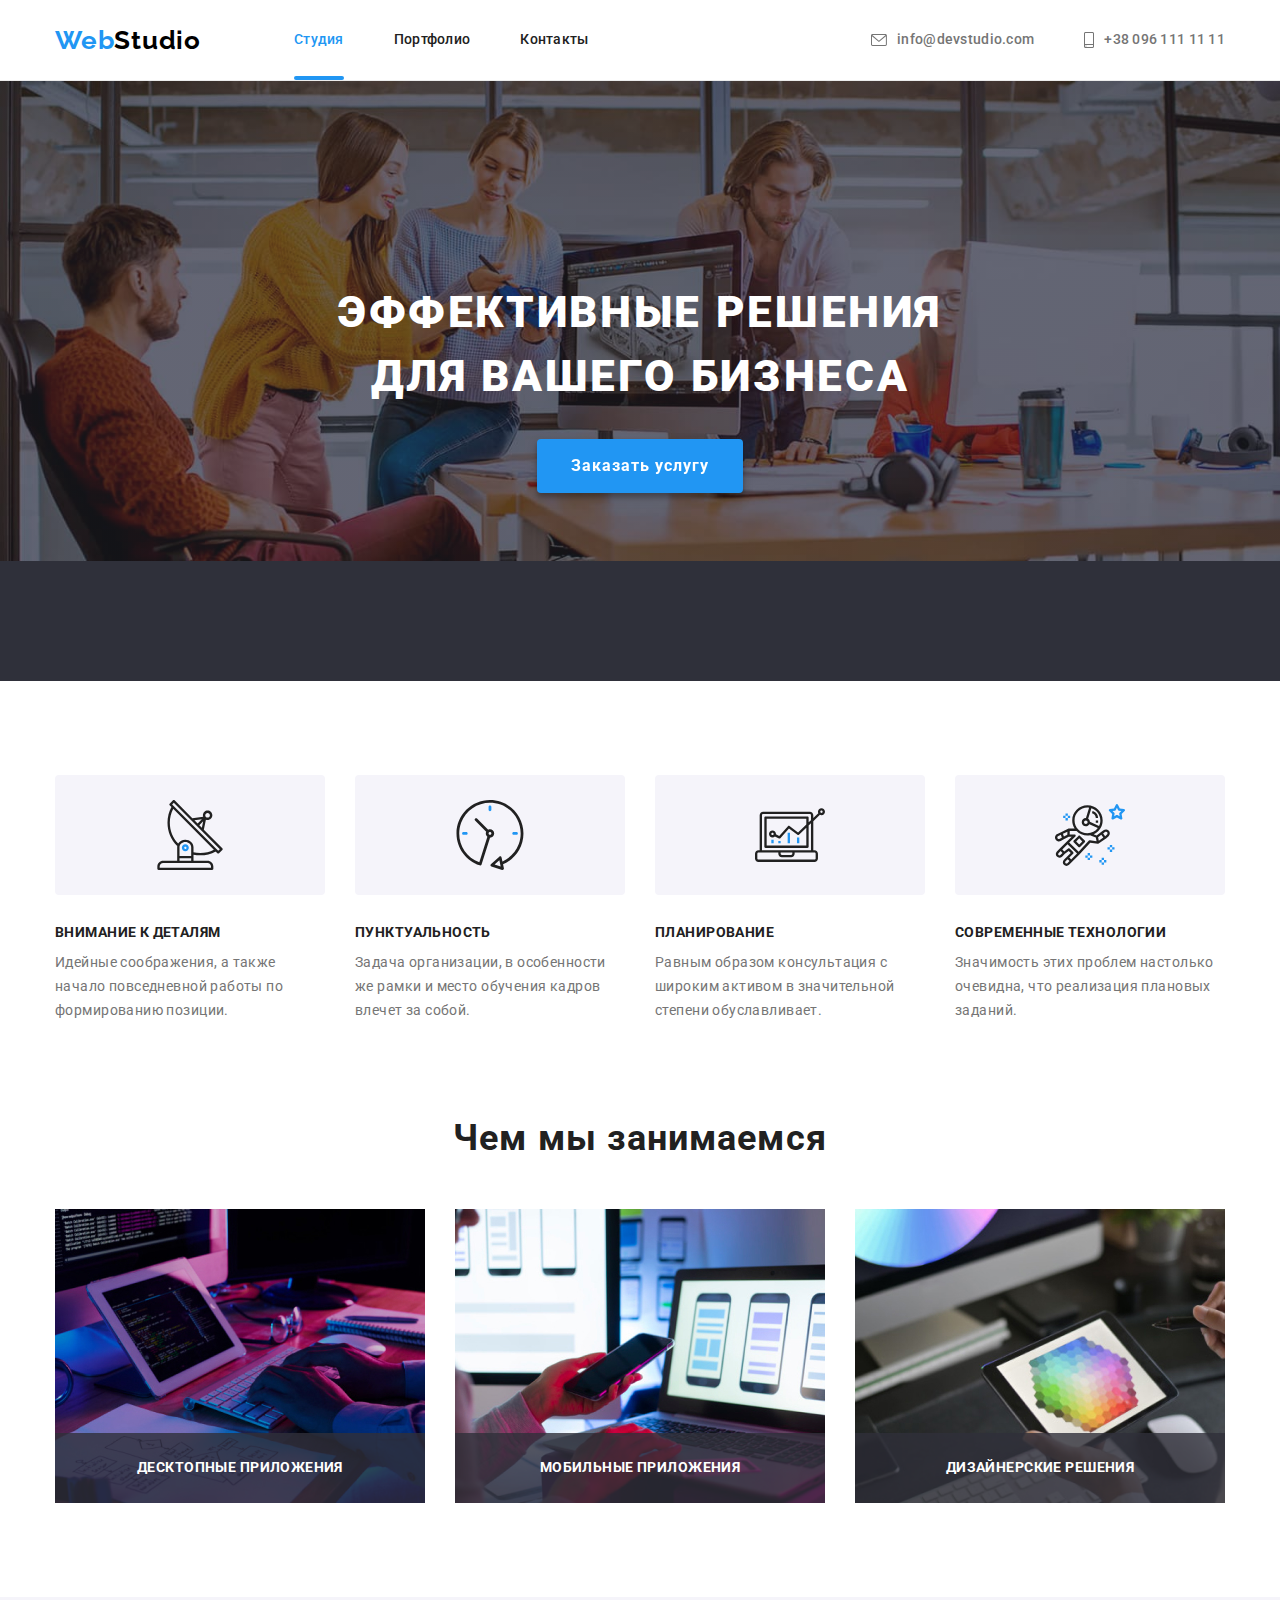
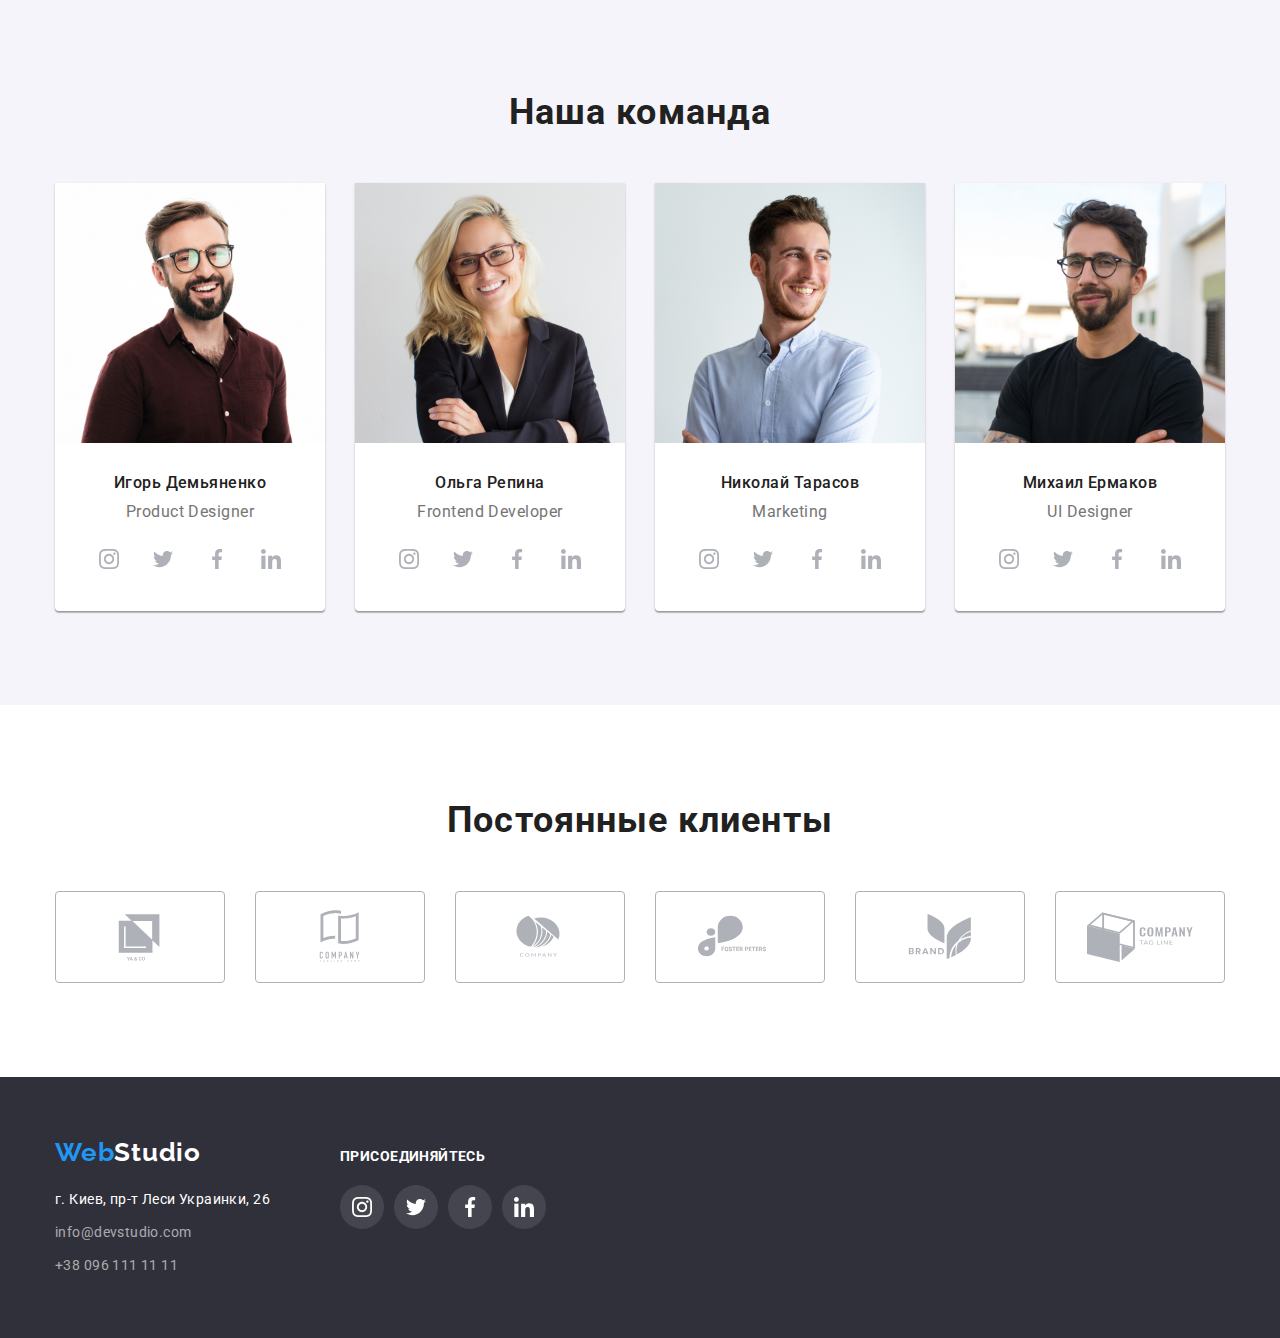
<file: index.html>
<!DOCTYPE html>
<html lang="ru">
<head>
    <meta charset="UTF-8">
    <meta http-equiv="X-UA-Compatible" content="IE=edge">
    <meta name="viewport" content="width=device-width, initial-scale=1.0">
    <link rel="preconnect" href="https://fonts.googleapis.com">
<link rel="preconnect" href="https://fonts.gstatic.com" crossorigin>
<link href="https://fonts.googleapis.com/css2?family=Raleway:wght@700&family=Roboto:wght@400;500;700;900&display=swap" rel="stylesheet">
<link rel="stylesheet"
    href="https://cdnjs.cloudflare.com/ajax/libs/modern-normalize/1.1.0/modern-normalize.min.css" />
<link rel="stylesheet" href="css/styles.css">
    <title>WebStudio</title> 
</head>
<body>
       <header class="page-header">
        <div class="container main-nav">
           <!-- main navigation -->
        <nav class="header-nav">
           <a class="logo link" href="./index.html">Web<span class="logostudio">Studio</span></a>
<ul class="nav-list list"> 
    <li class="nav-item"><a href="./index.html" class="nav-link current">Студия</a></li>
    <li class="nav-item"><a href="./potfolio.html" class="nav-link">Портфолио</a></li>
    <li class="nav-item"><a href="#" class="nav-link">Контакты</a></li>
</ul>
</nav>
<!-- contact navigation -->
<ul class="contact-list list"> 
    <li class="contact-item">
     <a ref="mailto:info@devstudio.com" class="contact-link link">
        <svg class="contact-icon" aria-label="e-mail adress" width="16" height="12">
            <use href="./images/sprite_svg/project-icons.svg#icon-envelope"></use>
        </svg>
        info@devstudio.com
    </a>
    </li>
    <li class="contact-item">
        <a href="tel:+380961111111" class="contact-link link">
            <svg class="contact-icon" aria-label="e-mail adress" width="10" height="16">
                <use href="./images/sprite_svg/project-icons.svg#icon-smartphone"></use>
            </svg>
            +38 096 111 11 11
        </a></li>
</ul>
</div>
    </header> 
        <main>
        <!-- Секція з банером і кнопкою -->
            <section class="hero overlay">
                <div class="container">
                <h1 class="hero-title">Эффективные решения<br> для вашего бизнеса</h1>
            <button data-modal-open type="button" class="button-order">Заказать услугу</button>
                 </div>
        </section>
    <!--Описание возможностей/способностей-->
        <section class="main">
            <div class="container">
            <h2 class="visually-hidden">Наши особенности</h2> 
            <ul class="main-list list">
                <li class="main-item list">
                    <div class="main-icon-bg">
                    <svg class="icon-possibility" aria-label="antenna" width="70" height="70">
                        <use href="./images/sprite_svg/project-icons.svg#icon-antenna"></use>
                    </svg>
                    </div>
                    <h3 class="main-title">Внимание к деталям</h3>
                    <p class="main-about">Идейные соображения, а также начало повседневной работы по формированию позиции.</p>
                </li>
                <li class="main-item list">
                    <div class="main-icon-bg">
                     <svg class="icon-possibility" aria-label="clock" width="70" height="70">
                        <use href="./images/sprite_svg/project-icons.svg#icon-clock"></use>
                    </svg>
                    </div>
                    <h3 class="main-title">Пунктуальность</h3>
                    <p class="main-about">Задача организации, в особенности же рамки и место обучения кадров влечет за собой.</p>
                </li>
                <li class="main-item list">
                    <div class="main-icon-bg">
                     <svg class="icon-possibility" aria-label="diagram" width="70" height="70">
                        <use href="./images/sprite_svg/project-icons.svg#icon-diagram"></use>
                    </svg>
                    </div>
                    <h3 class="main-title">Планирование</h3>
                    <p class="main-about">Равным образом консультация с широким активом в значительной степени обуславливает.</p>
                </li>
                <li class="main-item list">
                    <div class="main-icon-bg">
                     <svg class="icon-possibility" aria-label="icon-astronaut" width="70" height="70">
                        <use href="./images/sprite_svg/project-icons.svg#icon-astronaut"></use>
                    </svg>
                    </div>
                    <h3 class="main-title">Современные технологии</h3>
                    <p class="main-about">Значимость этих проблем настолько очевидна, что реализация плановых заданий.</p>
                </li>
            </ul>
            </div>
        </section>
    <!--Чем мы занимаемся-->
        <section class="services">
            <div class="container">
            <h2 class="services-title">Чем мы занимаемся</h2>
            <ul class="services-list list">
                <li class="services-item">
                    <img src="./images/box1.jpg" 
                    alt="верстка сайтов" 
                    width="370" 
                    height="294"> 
                        <p class="services-text">
              Десктопные приложения
            </p>
                </li>
                <li class="services-item">
                    <img src="./images/box2.jpg" 
                    alt="верстка мобильных приложений"
                    width="370"
                    height="294"
                    > 
                           <p class="services-text">
               Мобильные приложения
                           </p>
                </li>
                <li class="services-item">
                    <img src="./images/box3.jpg" 
                    alt="web дизайн"
                    width="370"
                    height="294"
                    > 
                <p class="services-text">
               Дизайнерские решения
            </p>
                </li>
            </ul>
            </div>
        </section>
    <!--НАША КОМАНДА-->
        <section class="team">
            <div class="container">
            <h2 class="team-title">Наша команда</h2>
            <ul class="team-list list">
                <li class="team-item">
                    <img src="./images/team/Igor_Demyanenko.jpg" 
                    alt="Игорь Демьяненко Product Designer"
                    width="270">
                    <div class="teammate">
                    <h3>Игорь Демьяненко</h3>
                    <p>Product Designer</p>
                    <ul class="social-icons-block list">
                        <li class="socail-icons-item">
                        <a class="social-icons-link link" href="">
                            <svg class="social-icons" aria-label="instagram">
                                <use href="./images/sprite_svg/project-icons.svg#icon-instagram"></use>
                            </svg>
                        </a>
</li>
<li class="socail-icons-item">
                         <a class="social-icons-link link" href="">
                            <svg class="social-icons" aria-label="twitter">
                                <use href="./images/sprite_svg/project-icons.svg#icon-twitter"></use>
                            </svg>
                        </a>
</li>
<li class="socail-icons-item">
                         <a class="social-icons-link link" href="">
                            <svg class="social-icons" aria-label="facebook">
                                <use href="./images/sprite_svg/project-icons.svg#icon-facebook"></use>
                            </svg>
                        </a>
</li>
<li class="socail-icons-item">
                         <a class="social-icons-link link" href="">
                            <svg class="social-icons" aria-label="linkedin">
                                <use href="./images/sprite_svg/project-icons.svg#icon-linkedin"></use>
                            </svg>
                        </a>
                        </li>
                    </ul>
                </div>
          </li>
                <li class="team-item">
                    <img src="./images/team/Olga_Repina.jpg" 
                    alt="Ольга Репина Frontend Developer"
                    width="270">
                    <div class="teammate">
                    <h3>Ольга Репина</h3>
                    <p>Frontend Developer</p>
                    <ul class="social-icons-block list">
                        <li class="socail-icons-item">
                        <a class="social-icons-link link" href="">
                            <svg class="social-icons" aria-label="instagram">
                                <use href="./images/sprite_svg/project-icons.svg#icon-instagram"></use>
                            </svg>
                        </a>
</li>
<li class="socail-icons-item">
                         <a class="social-icons-link link" href="">
                            <svg class="social-icons" aria-label="twitter">
                                <use href="./images/sprite_svg/project-icons.svg#icon-twitter"></use>
                            </svg>
                        </a>
</li>
<li class="socail-icons-item">
                         <a class="social-icons-link link" href="">
                            <svg class="social-icons" aria-label="facebook">
                                <use href="./images/sprite_svg/project-icons.svg#icon-facebook"></use>
                            </svg>
                        </a>
</li>
<li class="socail-icons-item">
                         <a class="social-icons-link link" href="">
                            <svg class="social-icons" aria-label="linkedin">
                                <use href="./images/sprite_svg/project-icons.svg#icon-linkedin"></use>
                            </svg>
                        </a>
                        </li>
                    </ul>
</div>                </li>
                <li class="team-item">
                    <img src="./images/team/Nikolay_Tarasov.jpg" 
                    alt="Николай Тарасов Marketing"
                    width="270">
                    <div class="teammate">
                    <h3>Николай Тарасов</h3>
                    <p>Marketing</p>
                    <ul class="social-icons-block list">
                        <li class="socail-icons-item">
                        <a class="social-icons-link link" href="">
                            <svg class="social-icons" aria-label="instagram">
                                <use href="./images/sprite_svg/project-icons.svg#icon-instagram"></use>
                            </svg>
                        </a>
</li>
<li class="socail-icons-item">
                         <a class="social-icons-link link" href="">
                            <svg class="social-icons" aria-label="twitter">
                                <use href="./images/sprite_svg/project-icons.svg#icon-twitter"></use>
                            </svg>
                        </a>
</li>
<li class="socail-icons-item">
                         <a class="social-icons-link link" href="">
                            <svg class="social-icons" aria-label="facebook">
                                <use href="./images/sprite_svg/project-icons.svg#icon-facebook"></use>
                            </svg>
                        </a>
</li>
<li class="socail-icons-item">
                         <a class="social-icons-link link" href="">
                            <svg class="social-icons" aria-label="linkedin">
                                <use href="./images/sprite_svg/project-icons.svg#icon-linkedin"></use>
                            </svg>
                        </a>
                        </li>
                    </ul>
   </div>             </li>
                <li class="team-item">
                    <img src="./images/team/Mykhail_Ermakov.jpg" 
                    alt="Михаил Ермаков UI Designer"
                    width="270">
                    <div class="teammate">
                    <h3>Михаил Ермаков</h3>
                    <p>UI Designer</p>
                    <ul class="social-icons-block list">
                        <li class="socail-icons-item">
                        <a class="social-icons-link link" href="">
                            <svg class="social-icons" aria-label="instagram">
                                <use href="./images/sprite_svg/project-icons.svg#icon-instagram"></use>
                            </svg>
                        </a>
</li>
<li class="socail-icons-item">
                         <a class="social-icons-link link" href="">
                            <svg class="social-icons" aria-label="twitter">
                                <use href="./images/sprite_svg/project-icons.svg#icon-twitter"></use>
                            </svg>
                        </a>
</li>
<li class="socail-icons-item">
                         <a class="social-icons-link link" href="">
                            <svg class="social-icons" aria-label="facebook">
                                <use href="./images/sprite_svg/project-icons.svg#icon-facebook"></use>
                            </svg>
                        </a>
</li>
<li class="socail-icons-item">
                         <a class="social-icons-link link" href="">
                            <svg class="social-icons" aria-label="linkedin">
                                <use href="./images/sprite_svg/project-icons.svg#icon-linkedin"></use>
                            </svg>
                        </a>
                        </li>
                    </ul>
   </div>             </li>
            </ul>
            </div>
        </section>

    <!-- СЕКЦІЯ НАШІ КЛІЄНТИ! -->
        <section class="customers">
            <div class="container">
                <h2 class="customers-title">Постоянные клиенты</h2>
                <ul class="customers-list list">
                    <li class="customers-item">
                        <a class="customers-link link" href="#">
                            <svg class="customers-icon" aria-label="customer" height="60" width="106">
                                <use href="./images/sprite_svg/project-icons.svg#icon-Logo1"></use>
                            </svg>
                        </a>
                    </li>
                    <li class="customers-item">
                        <a class="customers-link link" href="#">
                            <svg class="customers-icon" aria-label="customer" height="60" width="106">
                                <use href="./images/sprite_svg/project-icons.svg#icon-Logo2"></use>
                            </svg>
                        </a>
                    </li>
                    <li class="customers-item">
                        <a class="customers-link link" href="#">
                            <svg class="customers-icon" aria-label="customer" height="60" width="106">
                                <use href="./images/sprite_svg/project-icons.svg#icon-Logo3"></use>
                            </svg>
                        </a>
                    </li>
                    <li class="customers-item">
                        <a class="customers-link link" href="#">
                            <svg class="customers-icon" aria-label="customer" height="60" width="106">
                                <use href="./images/sprite_svg/project-icons.svg#icon-Logo4"></use>
                            </svg>
                        </a>
                    </li>
                    <li class="customers-item">
                        <a class="customers-link link" href="#">
                            <svg class="customers-icon" aria-label="customer" height="60" width="106">
                                <use href="./images/sprite_svg/project-icons.svg#icon-Logo5"></use>
                            </svg>
                        </a>
                    </li>
                    <li class="customers-item">
                        <a class="customers-link link" href="#">
                            <svg class="customers-icon" aria-label="customer" height="60" width="106">
                                <use href="./images/sprite_svg/project-icons.svg#icon-Logo6"></use>
                            </svg>
                        </a>
                    </li>
                </ul>
            </div>

        </section>
</main>
 <footer class="footer">
    <div class="container footer-flex">
        <div class="footer-nav">
        <a class="logo link" href="./index.html">Web<span class="logostudio">Studio</span></a>
            <address>
            <ul class="footer-list list">
                <li class="footer-item">
                <a class="adress link" href="https://goo.gl/maps/piqngm7oDQpEDh6u6" 
    target="_blank" 
    rel="noopener nofollow noreferrer">
    г. Киев, пр-т Леси Украинки, 26</a>

</li>
<li class="footer-item"><a class="footer-link link" href="mailto:info@devstudio.com">info@devstudio.com</a></li>
<li class="footer-item"><a class="footer-link link" href="tel:+380961111111">+38 096 111 11 11</a></li>
</ul>
</address>
</div>
<div class="join-us">
    <p class="join-us-title">присоединяйтесь</p>
    <ul class="footer-icons-block list">
                        <li class="footer-icons-item">
                        <a class="footer-icons-link link" href="">
                            <svg class="footer-social-icons" aria-label="instagram">
                                <use href="./images/sprite_svg/project-icons.svg#icon-instagram"></use>
                            </svg>
                        </a>
</li>
<li class="footer-icons-item">
                         <a class="footer-icons-link link" href="">
                            <svg class="footer-social-icons" aria-label="twitter">
                                <use href="./images/sprite_svg/project-icons.svg#icon-twitter"></use>
                            </svg>
                        </a>
</li>
                        <li class="footer-icons-item">
                         <a class="footer-icons-link link" href="">
                            <svg class="footer-social-icons" aria-label="facebook">
                                <use href="./images/sprite_svg/project-icons.svg#icon-facebook"></use>
                            </svg>
                        </a>
</li>
<li class="footer-icons-item">
                         <a class="footer-icons-link link" href="">
                            <svg class="footer-social-icons" aria-label="linkedin">
                                <use href="./images/sprite_svg/project-icons.svg#icon-linkedin"></use>
                            </svg>
                        </a>
    </li>
                    </ul>
</div>
</div>
    </footer>

<div class="backdrop is-hidden" data-modal>
    <div class="modal">
      <!-- <div class="cascad"> -->
      <button class="modal-button" data-modal-close type="button">
        <svg class="backdrop-svg" width="11px" height="11px">
          <use href="./images/sprite_svg/project-icons.svg#icon-close"></use>
        </svg>
      </button>
      <!-- </div> -->
    </div>
  </div>

  <script src="./modal.js"></script>

    </body>
</html>
</file>
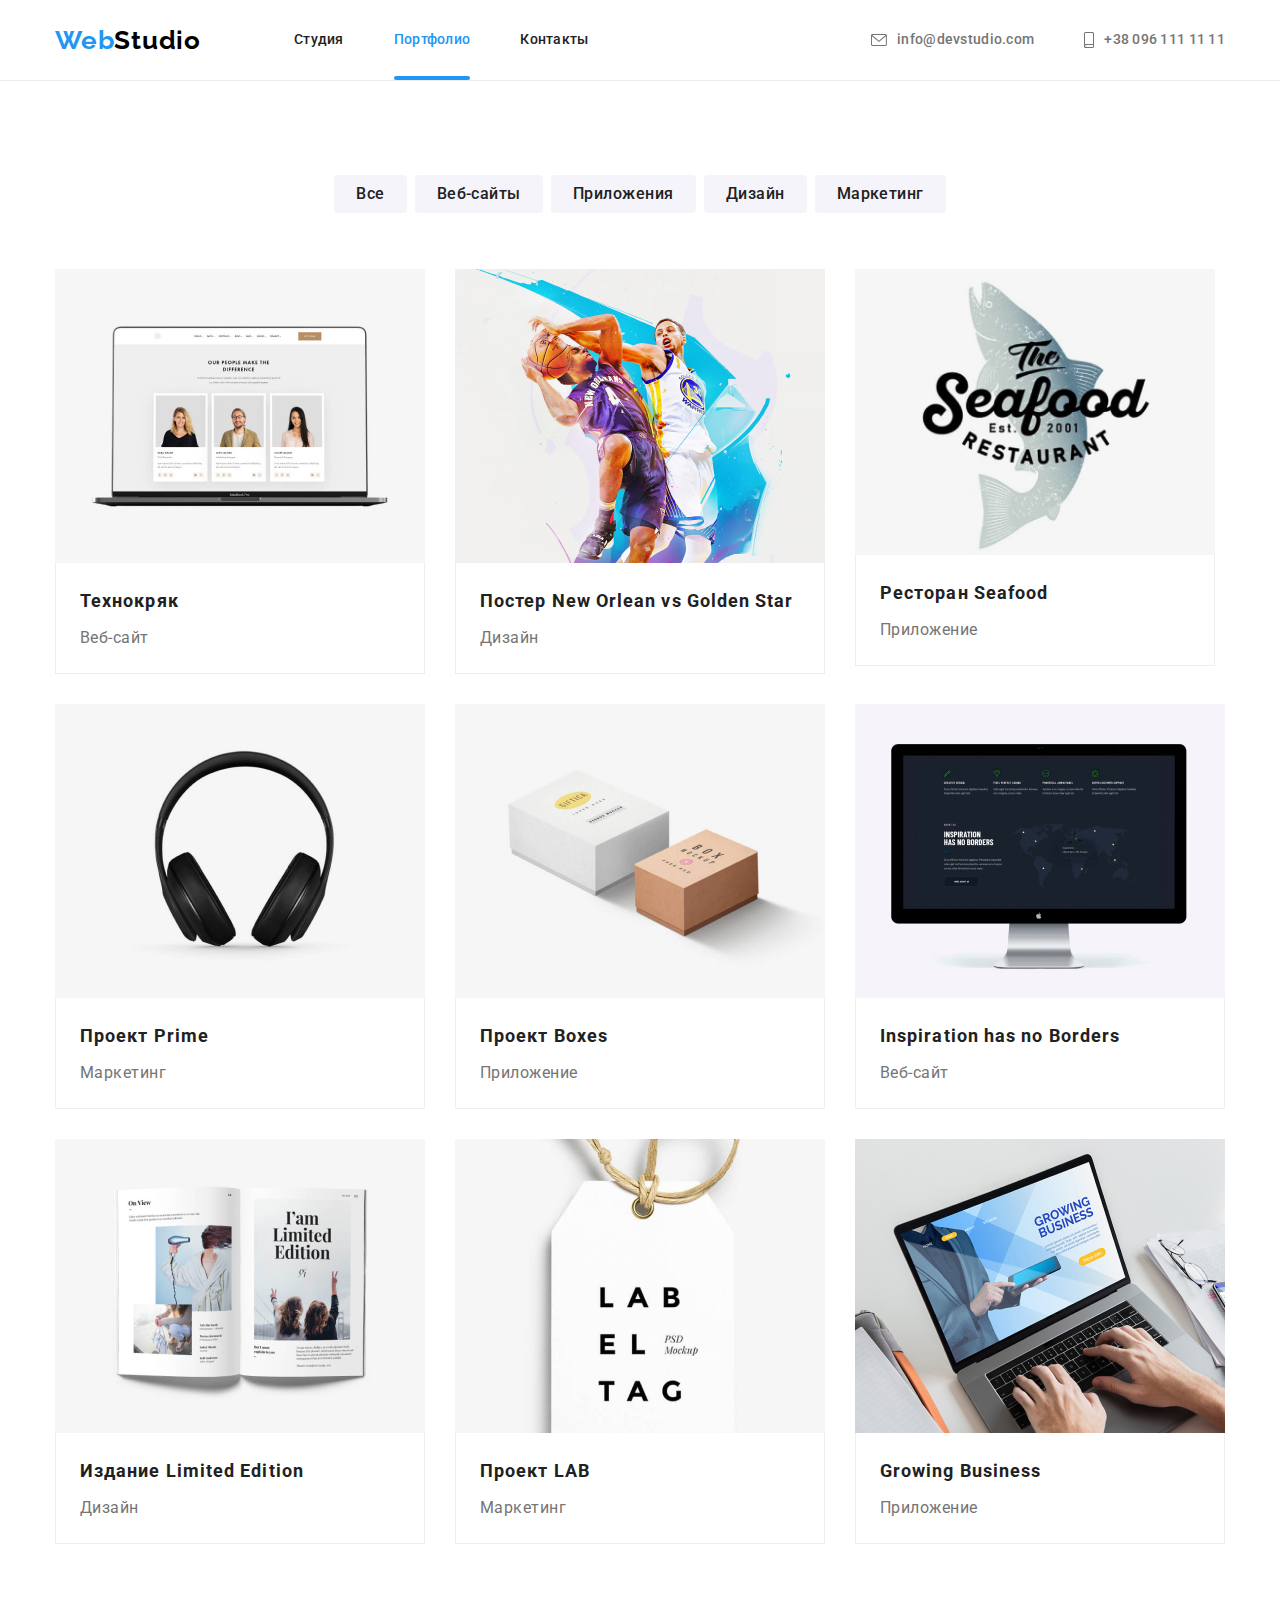
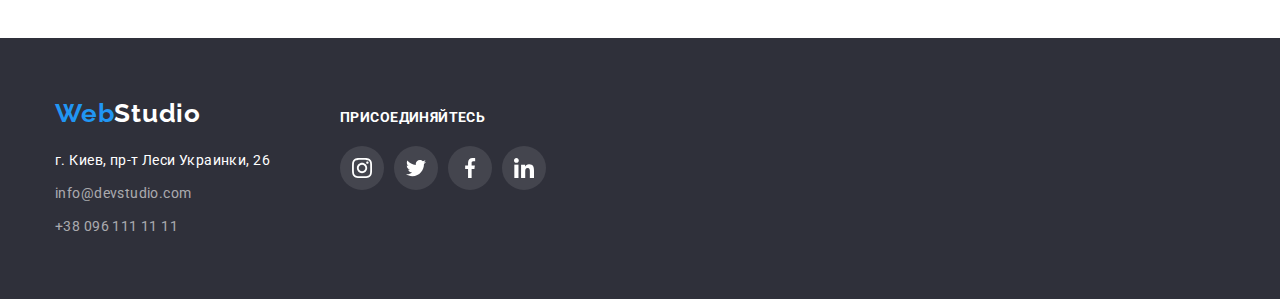
<file: potfolio.html>
<!DOCTYPE html>
<html lang="ru">
<head>
    <meta charset="UTF-8">
    <meta http-equiv="X-UA-Compatible" content="IE=edge">
    <meta name="viewport" content="width=device-width, initial-scale=1.0">
    <title>WebStduio Portfolio</title>
    <link rel="preconnect" href="https://fonts.googleapis.com">
<link rel="preconnect" href="https://fonts.gstatic.com" crossorigin>
<link href="https://fonts.googleapis.com/css2?family=Raleway:wght@700&family=Roboto:wght@400;500;700;900&display=swap" rel="stylesheet">
<link rel="stylesheet"
    href="https://cdnjs.cloudflare.com/ajax/libs/modern-normalize/1.1.0/modern-normalize.min.css" />
<link rel="stylesheet" href="css/styles.css">
</head>
<body>
      <header class="page-header">
        <div class="container main-nav">
           <!-- main navigation -->
        <nav class="header-nav">
           <a class="logo link" href="./index.html">Web<span class="logostudio">Studio</span></a>
<ul class="nav-list list"> 
    <li class="nav-item"><a href="./index.html" class="nav-link">Студия</a></li>
    <li class="nav-item"><a href="./potfolio.html" class="nav-link current">Портфолио</a></li>
    <li class="nav-item"><a href="#" class="nav-link">Контакты</a></li>
</ul>
</nav>
<!-- contact navigation -->
<ul class="contact-list list"> 
    <li class="contact-item">
     <a ref="mailto:info@devstudio.com" class="contact-link link">
        <svg class="contact-icon" aria-label="e-mail adress" width="16" height="12">
            <use href="./images/sprite_svg/project-icons.svg#icon-envelope"></use>
        </svg>
        info@devstudio.com
    </a>
    </li>
    <li class="contact-item">
        <a href="tel:+380961111111" class="contact-link link">
            <svg class="contact-icon" aria-label="e-mail adress" width="10" height="16">
                <use href="./images/sprite_svg/project-icons.svg#icon-smartphone"></use>
            </svg>
            +38 096 111 11 11
        </a></li>
</ul>
</div>
    </header> 
     <div class="container">
    <main>
     <!-- Services buttons -->
     <section class="samples-block">
                 <h2 class="visually-hidden">Референс-работы</h2>
                  <ul class="buttons-list list">
            <li class="buttons-item"><button type="button" class="button-about">Все</button></li>
            <li class="buttons-item"><button type="button" class="button-about">Веб-сайты</button></li>
            <li class="buttons-item"><button type="button" class="button-about">Приложения</button></li>
            <li class="buttons-item"><button type="button" class="button-about">Дизайн</button></li>
            <li class="buttons-item"><button type="button" class="button-about">Маркетинг</button></li>
        </ul>
              <!--examples block-->
            <ul class="samples-list list">
                <li class="samples-item">
                    <a class="samples-link link" href="./index.html">
                        <div class="galerry-text-position">
                    <img src="./images/potfolio_images/technokryak.jpg" 
                    alt="веь-сайт технокряк"
                    width="370">
                    <p class="samples-hover-text">
                        Lorem ipsum dolor sit amet, consectetur adipisicing elit. Nam repellat vel fugit molestiae non. Nisi placeat quasi id laudantium est repudiandae non possimus molestiae doloremque dicta, deleniti voluptatem nostrum ullam, sed aperiam ipsam sunt facilis! Cumque totam similique ipsum possimus reiciendis doloremque tempore vel, illum repellat ea, quo in! Odit ducimus optio veritatis sit inventore vel itaque, eius voluptas, voluptatum voluptatem aperiam cum vero at? Ab, amet. Mollitia, repellat temporibus!
                    </p>
                    </div>
                    <div class="samples-border">
                    <h3 class="samples-title">Технокряк</h3>
                    <p class="samples-par">Веб-сайт</p>
                    </div>
                    </a>
                </li>
                <li class="samples-item">
                    <a class="samples-link link" href="./index.html">
                         <div class="galerry-text-position">
                    <img src="./images/potfolio_images/poster_new_orlean.jpg" 
                    alt="Дизайн Постер New Orlean vs Golden Star"
                    width="370">
                    <p class="samples-hover-text">
                        Lorem ipsum dolor sit amet consectetur, adipisicing elit. Dicta sit optio adipisci dolores unde alias laborum hic fugiat, itaque sapiente aliquid veniam doloremque! Deleniti deserunt voluptatum perferendis vero asperiores illum nesciunt reiciendis est sit minus accusantium veritatis explicabo corrupti quasi dolore inventore cum ipsum corporis, at maiores quas earum. Corporis obcaecati vel dolorum repellendus reprehenderit maiores doloremque, dicta, voluptatum amet harum ex officia ullam nulla!
                    </p>
                    </div>
                                       <div class="samples-border">
                    <h3 class="samples-title">Постер New Orlean vs Golden Star</h3>
                    <p class="samples-par">Дизайн</p>
                    </div>
                    </a>
                </li>
                <li class="samples-item card-list-item">
                    <a class="samples-link link" href="./index.html">
                        <div class="galerry-text-position">
                    <img src="./images/potfolio_images/restauraunt_seafood.jpg" 
                    alt="Приложение Ресторан Seafood"
                    width="370">
                     <p class="samples-hover-text">
                  Ресурс предлагает комплексные предложения с разным уровнем функционала и сервисов. Все это позволит
                  посетителю
                  получить
                  исчерпывающие сведения о компании или частном лице.
                  Lorem ipsum dolor sit amet consectetur adipisicing elit. Similique dolorem iure quam libero exercitationem optio fugit unde, nostrum voluptatibus nesciunt, sint accusantium laboriosam doloremque, odio doloribus? Provident nobis quaerat voluptatem facilis facere consequatur sit veniam unde itaque, molestiae alias explicabo corporis odit quis eveniet doloribus quia. Provident explicabo officiis rerum.
                     </p>
                     </div>
                    <div class="samples-border">
                    <h3 class="samples-title">Ресторан Seafood</h3>
                    <p class="samples-par">Приложение</p>
                    </div>
                    </a>
                </li>
                <li class="samples-item">
                    <a class="samples-link link" href="./index.html">
                          <div class="galerry-text-position">
                    <img src="./images/potfolio_images/project_prime.jpg" 
                    alt="Маркетинг Проект Prime"
                    width="370">
                      <p class="samples-hover-text">
                        Lorem ipsum dolor sit amet consectetur, adipisicing elit. Dicta sit optio adipisci dolores unde alias laborum hic fugiat, itaque sapiente aliquid veniam doloremque! Deleniti deserunt voluptatum perferendis vero asperiores illum nesciunt reiciendis est sit minus accusantium veritatis explicabo corrupti quasi dolore inventore cum ipsum corporis, at maiores quas earum. Corporis obcaecati vel dolorum repellendus reprehenderit maiores doloremque, dicta, voluptatum amet harum ex officia ullam nulla!
                    </p>
                    </div>
                    <div class="samples-border">
                    <h3 class="samples-title">Проект Prime</h3>
                    <p class="samples-par">Маркетинг</p>
                    </div>
                    </a>
                </li>
                   <li class="samples-item">
                    <a class="samples-link link" href="./index.html">
                          <div class="galerry-text-position">
                    <img src="./images/potfolio_images/projects_boxes.jpg" 
                    alt="Приложение Проект Boxes"
                    width="370">
                    <p class="samples-hover-text">
                        Lorem ipsum dolor sit amet consectetur, adipisicing elit. Dicta sit optio adipisci dolores unde alias laborum hic fugiat, itaque sapiente aliquid veniam doloremque! Deleniti deserunt voluptatum perferendis vero asperiores illum nesciunt reiciendis est sit minus accusantium veritatis explicabo corrupti quasi dolore inventore cum ipsum corporis, at maiores quas earum. Corporis obcaecati vel dolorum repellendus reprehenderit maiores doloremque, dicta, voluptatum amet harum ex officia ullam nulla!
                    </p>
                    </div>
                    <div class="samples-border">
                    <h3 class="samples-title">Проект Boxes</h3>
                    <p class="samples-par">Приложение</p>
                    </div>
                    </a>
                </li>
                <li class="samples-item">
                    <a class="samples-link link" href="./index.html">
                        <div class="galerry-text-position">
                    <img src="./images/potfolio_images/inspiration_has_no_borders.jpg" 
                    alt="Веб-сайт Inspiration has no Borders"
                    width="370">
                    <p class="samples-hover-text">
                        Lorem ipsum dolor sit amet consectetur, adipisicing elit. Dicta sit optio adipisci dolores unde alias laborum hic fugiat, itaque sapiente aliquid veniam doloremque! Deleniti deserunt voluptatum perferendis vero asperiores illum nesciunt reiciendis est sit minus accusantium veritatis explicabo corrupti quasi dolore inventore cum ipsum corporis, at maiores quas earum. Corporis obcaecati vel dolorum repellendus reprehenderit maiores doloremque, dicta, voluptatum amet harum ex officia ullam nulla!
                    </p>
                    </div>
                    <div class="samples-border">
                    <h3 class="samples-title">Inspiration has no Borders</h3>
                    <p class="samples-par">Веб-сайт</p>
                    </div>
                    </a>
                </li>
                <li class="samples-item">
                    <a class="samples-link link" href="./index.html">
                        <div class="galerry-text-position">
                    <img src="./images/potfolio_images/limited_edition.jpg" 
                    alt="Дизайн Издание Limited Edition"
                    width="370">
                    <p class="samples-hover-text">
                        Lorem ipsum dolor sit amet consectetur, adipisicing elit. Dicta sit optio adipisci dolores unde alias laborum hic fugiat, itaque sapiente aliquid veniam doloremque! Deleniti deserunt voluptatum perferendis vero asperiores illum nesciunt reiciendis est sit minus accusantium veritatis explicabo corrupti quasi dolore inventore cum ipsum corporis, at maiores quas earum. Corporis obcaecati vel dolorum repellendus reprehenderit maiores doloremque, dicta, voluptatum amet harum ex officia ullam nulla!
                    </p>
                    </div>
                    <div class="samples-border">
                    <h3 class="samples-title">Издание Limited Edition</h3>
                    <p class="samples-par">Дизайн</p>
                    </div>
                    </a>
                </li>
                <li class="samples-item">
                    <a class="samples-link link" href="./index.html">
                        <div class="galerry-text-position">
                    <img src="./images/potfolio_images/project_lab.jpg" 
                    alt="Маркетинг Проект LAB"
                    width="370">
                    <p class="samples-hover-text">
                        Lorem ipsum dolor sit amet consectetur, adipisicing elit. Dicta sit optio adipisci dolores unde alias laborum hic fugiat, itaque sapiente aliquid veniam doloremque! Deleniti deserunt voluptatum perferendis vero asperiores illum nesciunt reiciendis est sit minus accusantium veritatis explicabo corrupti quasi dolore inventore cum ipsum corporis, at maiores quas earum. Corporis obcaecati vel dolorum repellendus reprehenderit maiores doloremque, dicta, voluptatum amet harum ex officia ullam nulla!
                    </p>
                    </div>
                    <div class="samples-border">
                    <h3 class="samples-title">Проект LAB</h3>
                    <p class="samples-par">Маркетинг</p>
                    </div>
                    </a>
                </li>
                 <li class="samples-item">
                    <a class="samples-link link" href="./index.html">
                        <div class="galerry-text-position">
                    <img src="./images/potfolio_images/growing_business.jpg" 
                    alt="Приложение Growing Business"
                    width="370">
                    <p class="samples-hover-text">
                        Lorem ipsum dolor sit amet consectetur, adipisicing elit. Dicta sit optio adipisci dolores unde alias laborum hic fugiat, itaque sapiente aliquid veniam doloremque! Deleniti deserunt voluptatum perferendis vero asperiores illum nesciunt reiciendis est sit minus accusantium veritatis explicabo corrupti quasi dolore inventore cum ipsum corporis, at maiores quas earum. Corporis obcaecati vel dolorum repellendus reprehenderit maiores doloremque, dicta, voluptatum amet harum ex officia ullam nulla!
                    </p>
                    </div>
                    <div class="samples-border">
                    <h3 class="samples-title">Growing Business</h3>
                    <p class="samples-par">Приложение</p>
                    </div>
                    </a>
                </li>
            </ul>
            </section>
        </main>
        </div>
<footer class="footer">
    <div class="container footer-flex">
        <div class="footer-nav">
        <a class="logo link" href="./index.html">Web<span class="logostudio">Studio</span></a>
            <address>
            <ul class="footer-list list">
                <li class="footer-item">
                <a class="adress link" href="https://goo.gl/maps/piqngm7oDQpEDh6u6" 
    target="_blank" 
    rel="noopener nofollow noreferrer">
    г. Киев, пр-т Леси Украинки, 26</a>

</li>
<li class="footer-item"><a class="footer-link link" href="mailto:info@devstudio.com">info@devstudio.com</a></li>
<li class="footer-item"><a class="footer-link link" href="tel:+380961111111">+38 096 111 11 11</a></li>
</ul>
</address>
</div>
<div class="join-us">
    <p class="join-us-title">присоединяйтесь</p>
    <ul class="footer-icons-block list">
                        <li class="footer-icons-item">
                        <a class="footer-icons-link link" href="">
                            <svg class="footer-social-icons" aria-label="instagram">
                                <use href="./images/sprite_svg/project-icons.svg#icon-instagram"></use>
                            </svg>
                        </a>
</li>
<li class="footer-icons-item">
                         <a class="footer-icons-link link" href="">
                            <svg class="footer-social-icons" aria-label="twitter">
                                <use href="./images/sprite_svg/project-icons.svg#icon-twitter"></use>
                            </svg>
                        </a>
</li>
                        <li class="footer-icons-item">
                         <a class="footer-icons-link link" href="">
                            <svg class="footer-social-icons" aria-label="facebook">
                                <use href="./images/sprite_svg/project-icons.svg#icon-facebook"></use>
                            </svg>
                        </a>
</li>
<li class="footer-icons-item">
                         <a class="footer-icons-link link" href="">
                            <svg class="footer-social-icons" aria-label="linkedin">
                                <use href="./images/sprite_svg/project-icons.svg#icon-linkedin"></use>
                            </svg>
                        </a>
    </li>
                    </ul>
</div>
</div>
    </footer>
  </body>
</html>
</file>
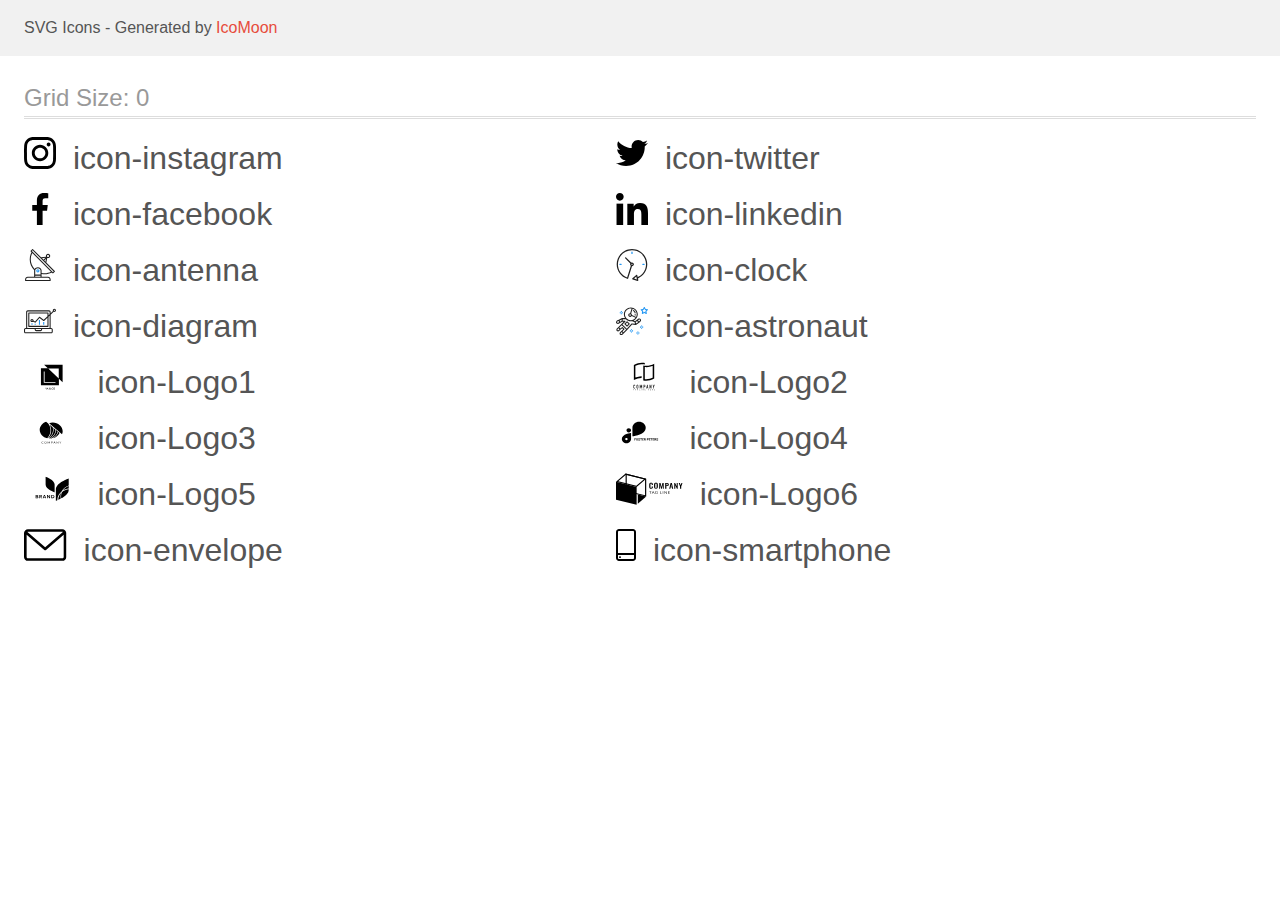
<file: images/sprite_svg/demo.html>
<!doctype html>
<html>
<head>
    <title>IcoMoon - SVG Icons</title>
    <meta charset="utf-8">
    <meta name="viewport" content="width=device-width, initial-scale=1">
    <link rel="stylesheet" href="demo-files/demo.css">
    <link rel="stylesheet" href="style.css">
</head>
<body>
<svg aria-hidden="true" style="position: absolute; width: 0; height: 0; overflow: hidden;" version="1.1" xmlns="http://www.w3.org/2000/svg" xmlns:xlink="http://www.w3.org/1999/xlink">
<defs>
<symbol id="icon-instagram" viewBox="0 0 32 32">
<path d="M31.969 9.408c-0.075-1.7-0.35-2.869-0.744-3.882-0.406-1.075-1.032-2.038-1.851-2.838-0.8-0.813-1.769-1.444-2.832-1.844-1.019-0.394-2.182-0.669-3.882-0.744-1.713-0.081-2.257-0.1-6.601-0.1s-4.888 0.019-6.595 0.094c-1.7 0.075-2.869 0.35-3.882 0.744-1.075 0.406-2.038 1.031-2.838 1.85-0.813 0.8-1.444 1.769-1.844 2.832-0.394 1.019-0.669 2.182-0.744 3.882-0.081 1.713-0.1 2.257-0.1 6.601s0.019 4.888 0.094 6.595c0.075 1.7 0.35 2.869 0.744 3.882 0.406 1.075 1.038 2.038 1.85 2.838 0.8 0.813 1.769 1.444 2.832 1.844 1.019 0.394 2.182 0.669 3.882 0.744 1.706 0.075 2.25 0.094 6.595 0.094s4.888-0.019 6.595-0.094c1.7-0.075 2.869-0.35 3.882-0.744 2.151-0.832 3.851-2.532 4.682-4.682 0.394-1.019 0.669-2.182 0.744-3.882 0.075-1.707 0.094-2.251 0.094-6.595s-0.006-4.888-0.081-6.595zM29.087 22.473c-0.069 1.563-0.331 2.407-0.55 2.969-0.538 1.394-1.644 2.5-3.038 3.038-0.563 0.219-1.413 0.481-2.969 0.55-1.688 0.075-2.194 0.094-6.464 0.094s-4.782-0.019-6.464-0.094c-1.563-0.069-2.407-0.331-2.969-0.55-0.694-0.256-1.325-0.663-1.838-1.194-0.531-0.519-0.938-1.144-1.194-1.838-0.219-0.563-0.481-1.413-0.55-2.969-0.075-1.688-0.094-2.194-0.094-6.464s0.019-4.782 0.094-6.464c0.069-1.563 0.331-2.407 0.55-2.969 0.256-0.694 0.663-1.325 1.2-1.838 0.519-0.531 1.144-0.938 1.838-1.194 0.563-0.219 1.413-0.481 2.969-0.55 1.688-0.075 2.194-0.094 6.464-0.094 4.276 0 4.782 0.019 6.464 0.094 1.563 0.069 2.407 0.331 2.969 0.55 0.694 0.256 1.325 0.662 1.838 1.194 0.531 0.519 0.938 1.144 1.194 1.838 0.219 0.563 0.481 1.413 0.55 2.969 0.075 1.688 0.094 2.194 0.094 6.464s-0.019 4.77-0.094 6.458z"></path>
<path d="M16.059 7.783c-4.538 0-8.22 3.682-8.22 8.22s3.682 8.22 8.22 8.22c4.538 0 8.22-3.682 8.22-8.22s-3.682-8.22-8.22-8.22zM16.059 21.335c-2.944 0-5.332-2.388-5.332-5.332s2.388-5.332 5.332-5.332c2.944 0 5.332 2.388 5.332 5.332s-2.388 5.332-5.332 5.332z"></path>
<path d="M26.524 7.458c0 1.060-0.859 1.919-1.919 1.919s-1.919-0.859-1.919-1.919c0-1.060 0.859-1.919 1.919-1.919s1.919 0.859 1.919 1.919z"></path>
</symbol>
<symbol id="icon-twitter" viewBox="0 0 32 32">
<path d="M32 6.078c-1.19 0.522-2.458 0.868-3.78 1.036 1.36-0.812 2.398-2.088 2.886-3.626-1.268 0.756-2.668 1.29-4.16 1.588-1.204-1.282-2.92-2.076-4.792-2.076-3.632 0-6.556 2.948-6.556 6.562 0 0.52 0.044 1.020 0.152 1.496-5.454-0.266-10.28-2.88-13.522-6.862-0.566 0.982-0.898 2.106-0.898 3.316 0 2.272 1.17 4.286 2.914 5.452-1.054-0.020-2.088-0.326-2.964-0.808 0 0.020 0 0.046 0 0.072 0 3.188 2.274 5.836 5.256 6.446-0.534 0.146-1.116 0.216-1.72 0.216-0.42 0-0.844-0.024-1.242-0.112 0.85 2.598 3.262 4.508 6.13 4.57-2.232 1.746-5.066 2.798-8.134 2.798-0.538 0-1.054-0.024-1.57-0.090 2.906 1.874 6.35 2.944 10.064 2.944 12.072 0 18.672-10 18.672-18.668 0-0.29-0.010-0.57-0.024-0.848 1.302-0.924 2.396-2.078 3.288-3.406z"></path>
</symbol>
<symbol id="icon-facebook" viewBox="0 0 32 32">
<path d="M21.329 5.313h2.921v-5.088c-0.504-0.069-2.237-0.225-4.256-0.225-4.212 0-7.097 2.649-7.097 7.519v4.481h-4.648v5.688h4.648v14.312h5.699v-14.311h4.46l0.708-5.688h-5.169v-3.919c0.001-1.644 0.444-2.769 2.735-2.769z"></path>
</symbol>
<symbol id="icon-linkedin" viewBox="0 0 32 32">
<path d="M31.992 32v-0.001h0.008v-11.736c0-5.741-1.236-10.164-7.948-10.164-3.227 0-5.392 1.771-6.276 3.449h-0.093v-2.913h-6.364v21.364h6.627v-10.579c0-2.785 0.528-5.479 3.977-5.479 3.399 0 3.449 3.179 3.449 5.657v10.401h6.62z"></path>
<path d="M0.528 10.636h6.635v21.364h-6.635v-21.364z"></path>
<path d="M3.843 0c-2.121 0-3.843 1.721-3.843 3.843s1.721 3.879 3.843 3.879c2.121 0 3.843-1.757 3.843-3.879-0.001-2.121-1.723-3.843-3.843-3.843v0z"></path>
</symbol>
<symbol id="icon-antenna" viewBox="0 0 32 32">
<path fill="#212121" style="fill: var(--color1, #212121)" d="M30.773 22.098l-8.443-8.505 0.937-4.616c0.225 0.090 0.485 0.144 0.758 0.146h0.007c0.008 0 0.017 0 0.026 0 1.192 0 2.159-0.967 2.159-2.159s-0.967-2.159-2.159-2.159c-1.192 0-2.159 0.967-2.159 2.159 0 0.259 0.046 0.508 0.13 0.739l-0.005-0.015-4.96 0.606-8.091-8.133c-0.096-0.098-0.229-0.159-0.376-0.16h-0c-0.14 0.001-0.274 0.057-0.373 0.155l-1.512 1.504c-0.096 0.097-0.156 0.23-0.156 0.377s0.060 0.281 0.156 0.377v0l0.814 0.825c-1.143 2.062-1.816 4.522-1.816 7.139 0 4.106 1.656 7.824 4.336 10.525l-0.001-0.001c0.043 0.041 0.092 0.074 0.146 0.097-0.032 0.164-0.051 0.353-0.052 0.546v6.188h-6.4c-1.472 0.001-2.666 1.194-2.667 2.666v1.067c0 0.295 0.239 0.534 0.534 0.534h24.534c0.294 0 0.533-0.239 0.533-0.534v-1.067c-0.002-1.472-1.195-2.665-2.666-2.666h-6.4v-2.742c1.003 0.21 2.024 0.317 3.049 0.32 2.58-0.003 5.005-0.663 7.117-1.822l-0.077 0.039 0.818 0.823c0.099 0.101 0.235 0.159 0.376 0.16 0.14-0.001 0.274-0.057 0.373-0.155l1.512-1.504c0.096-0.097 0.156-0.23 0.156-0.377s-0.060-0.281-0.156-0.377v0zM23.28 6.233c0.193-0.192 0.459-0.31 0.752-0.31 0.589 0 1.067 0.478 1.067 1.066s-0.477 1.066-1.067 1.066c-0 0-0 0-0 0h-0.004c-0.587-0.003-1.061-0.479-1.061-1.066 0-0.295 0.12-0.563 0.314-0.756l0-0h-0.002zM22.024 9.737l-0.598 2.946-1.175-1.183 1.774-1.763zM21.419 8.835l-1.92 1.909-1.486-1.493 3.406-0.416zM24.004 28.8c0.884 0 1.6 0.716 1.6 1.6v0 0.534h-23.466v-0.534c0-0.884 0.716-1.6 1.6-1.6v0h20.267zM16.538 26.666v1.067h-5.334v-1.067h5.334zM11.204 25.6v-4.053c0-1.294 1.196-2.346 2.667-2.346s2.667 1.053 2.667 2.346v4.053h-5.334zM17.604 23.904v-2.357c0-1.882-1.675-3.413-3.733-3.413-0.017-0-0.038-0-0.058-0-1.353 0-2.54 0.707-3.213 1.771l-0.009 0.016c-2.36-2.482-3.812-5.846-3.812-9.55 0-2.314 0.567-4.496 1.569-6.414l-0.036 0.077 18.602 18.709c-1.823 0.947-3.979 1.502-6.266 1.502-1.079 0-2.128-0.124-3.136-0.357l0.093 0.018zM28.893 23.22l-21.057-21.181 0.754-0.752 7.935 7.98c0.004 0 0.006 0.007 0.010 0.010l13.114 13.191-0.757 0.752z"></path>
<path fill="#2196f3" style="fill: var(--color2, #2196f3)" d="M13.876 20.267h-0.005c-0.001 0-0.002 0-0.002 0-0.884 0-1.6 0.716-1.6 1.6s0.715 1.599 1.597 1.6h0.005c0.001 0 0.001 0 0.002 0 0.884 0 1.6-0.716 1.6-1.6s-0.715-1.599-1.598-1.6h-0zM14.249 22.245c-0.096 0.096-0.229 0.155-0.376 0.155-0.295 0-0.534-0.239-0.534-0.534s0.238-0.533 0.532-0.533h0c0.293 0.001 0.531 0.239 0.531 0.533 0 0.148-0.060 0.282-0.157 0.378l-0 0h0.005z"></path>
</symbol>
<symbol id="icon-clock" viewBox="0 0 32 32">
<path fill="#212121" style="fill: var(--color1, #212121)" d="M31.296 15.301c-0.001-8.452-6.855-15.303-15.308-15.301s-15.303 6.855-15.301 15.308c0.002 6.788 4.422 12.543 10.541 14.545l0.108 0.031c0.061 0.019 0.123 0.029 0.187 0.029 0.12 0 0.238-0.032 0.342-0.094 0.135-0.080 0.236-0.207 0.283-0.357l3.865-12.25c1.054-0.004 1.906-0.859 1.906-1.913 0-1.056-0.856-1.913-1.913-1.913-0.303 0-0.59 0.071-0.845 0.196l0.011-0.005-5.106-5.107c-0.114-0.11-0.271-0.179-0.443-0.179-0.352 0-0.638 0.286-0.638 0.638 0 0.172 0.068 0.328 0.179 0.443l-0-0 5.103 5.109c-0.121 0.241-0.191 0.525-0.191 0.826 0 0.602 0.283 1.137 0.723 1.48l0.004 0.003-3.682 11.673c-7.278-2.681-11.004-10.754-8.324-18.032s10.754-11.004 18.032-8.323c7.278 2.681 11.004 10.754 8.323 18.032-1.345 3.581-4.003 6.406-7.374 7.938l-0.088 0.036-0.398-1.874c-0.063-0.291-0.318-0.506-0.624-0.506-0.164 0-0.313 0.062-0.426 0.163l0.001-0.001-3.837 3.426c-0.132 0.117-0.214 0.287-0.214 0.477 0 0.283 0.185 0.524 0.441 0.606l0.005 0.001 4.899 1.563c0.058 0.020 0.126 0.031 0.196 0.031 0.352 0 0.637-0.285 0.637-0.637 0-0.047-0.005-0.093-0.015-0.138l0.001 0.004-0.391-1.839c5.528-2.374 9.329-7.772 9.329-14.057 0-0.011 0-0.023-0-0.034v0.002zM15.992 14.664c0.352 0 0.638 0.286 0.638 0.638s-0.285 0.638-0.638 0.638v0c-0.352 0-0.638-0.286-0.638-0.638s0.286-0.638 0.638-0.638v0zM18.092 29.528l2.184-1.948 0.603 2.84-2.787-0.892z"></path>
<path fill="#2196f3" style="fill: var(--color2, #2196f3)" d="M15.354 3.185v1.275c0 0.352 0.286 0.638 0.638 0.638s0.638-0.285 0.638-0.638v0-1.275c0-0.352-0.285-0.638-0.638-0.638s-0.638 0.285-0.638 0.638v0zM3.876 14.664c-0.352 0-0.638 0.286-0.638 0.638s0.285 0.638 0.638 0.638h1.275c0.352 0 0.638-0.286 0.638-0.638s-0.285-0.638-0.638-0.638h-1.275zM28.108 15.939c0.352 0 0.638-0.286 0.638-0.638s-0.285-0.638-0.638-0.638h-1.275c-0.352 0-0.638 0.286-0.638 0.638s0.285 0.638 0.638 0.638h1.275z"></path>
</symbol>
<symbol id="icon-diagram" viewBox="0 0 32 32">
<path fill="#2196f3" style="fill: var(--color2, #2196f3)" d="M14.926 14.965h1.066v4.798h-1.066v-4.798zM19.19 17.097h1.066v2.665h-1.066v-2.665zM10.661 18.696h1.066v1.066h-1.066v-1.066zM7.463 18.163h1.066v1.599h-1.066v-1.599z"></path>
<path fill="#212121" style="fill: var(--color1, #212121)" d="M1.599 28.291h25.586c0 0 0 0 0 0 0.883 0 1.599-0.716 1.599-1.599v0-2.132c0-0.883-0.716-1.599-1.599-1.599v0h-0.533v-13.294l3.028-2.868c0.207 0.104 0.452 0.166 0.711 0.166 0.888 0 1.608-0.72 1.608-1.608s-0.72-1.608-1.608-1.608c-0.888 0-1.608 0.72-1.608 1.608 0 0.247 0.056 0.481 0.155 0.69l-0.004-0.010-2.281 2.162v-1.23c0-0.883-0.716-1.599-1.599-1.599v0h-21.323c-0.883 0-1.599 0.716-1.599 1.599v0 15.992h-0.533c-0.883 0-1.599 0.716-1.599 1.599v0 2.132c0 0.883 0.716 1.599 1.599 1.599v0zM30.384 4.837c0.294 0 0.533 0.239 0.533 0.533s-0.239 0.533-0.533 0.533v0c-0.294 0-0.533-0.239-0.533-0.533s0.239-0.533 0.533-0.533v0zM3.198 6.969c0-0.294 0.239-0.533 0.533-0.533h21.323c0.294 0 0.533 0.239 0.533 0.533v2.239l-1.066 1.013v-2.185c0-0.295-0.239-0.534-0.534-0.534h-19.189c-0.294 0-0.534 0.239-0.534 0.533v13.327c0 0.294 0.239 0.533 0.534 0.533h19.189c0.295 0 0.534-0.239 0.534-0.533v-9.675l1.066-1.010v12.283h-22.389v-15.991zM7.996 13.899c-0.001 0-0.003 0-0.005 0-0.883 0-1.599 0.716-1.599 1.599s0.716 1.599 1.599 1.599c0.432 0 0.824-0.172 1.112-0.45l-0 0 1.853 0.93c0.215 0.107 0.476 0.057 0.636-0.122l3.939-4.432 3.872 2.902c0.208 0.155 0.498 0.139 0.686-0.039l3.365-3.188v8.131h-18.123v-12.261h18.123v2.661l-3.771 3.572-3.904-2.927c-0.088-0.067-0.2-0.107-0.32-0.107-0.158 0-0.3 0.069-0.398 0.178l-0 0.001-3.993 4.493-1.493-0.746c0.011-0.064 0.017-0.128 0.020-0.193 0-0.883-0.716-1.599-1.599-1.599v0zM8.529 15.498c0 0.294-0.239 0.533-0.533 0.533s-0.533-0.239-0.533-0.533v0c0-0.294 0.239-0.533 0.533-0.533s0.533 0.239 0.533 0.533v0zM11.727 24.026h5.33v0.533c0 0.294-0.238 0.533-0.533 0.533h-4.265c-0.294 0-0.533-0.239-0.533-0.533v0-0.533zM1.067 24.56c0-0.294 0.238-0.533 0.533-0.533h9.062v0.533c0 0.883 0.716 1.599 1.599 1.599v0h4.265c0.883 0 1.599-0.716 1.599-1.599v0-0.533h9.062c0.294 0 0.533 0.239 0.533 0.533v2.132c0 0.294-0.239 0.533-0.533 0.533h-25.586c-0 0-0 0-0 0-0.294 0-0.533-0.239-0.533-0.533 0 0 0 0 0 0v0-2.132z"></path>
</symbol>
<symbol id="icon-astronaut" viewBox="0 0 32 32">
<path fill="#2196f3" style="fill: var(--color2, #2196f3)" d="M31.974 4.524c-0.064-0.191-0.227-0.332-0.427-0.362l-0.003-0-1.911-0.278-0.855-1.731c-0.179-0.365-0.777-0.365-0.956 0l-0.855 1.731-1.911 0.278c-0.26 0.039-0.457 0.26-0.457 0.528 0 0.15 0.062 0.285 0.161 0.382l1.383 1.348-0.326 1.903c-0.034 0.2 0.048 0.402 0.212 0.522 0.166 0.12 0.383 0.135 0.562 0.040l1.709-0.899 1.709 0.899c0.072 0.038 0.157 0.061 0.247 0.061 0.295 0 0.534-0.239 0.534-0.534 0-0.031-0.003-0.062-0.008-0.092l0 0.003-0.326-1.903 1.383-1.348c0.099-0.097 0.161-0.233 0.161-0.382 0-0.059-0.009-0.115-0.027-0.168l0.001 0.004zM29.511 5.851c-0.126 0.122-0.183 0.299-0.153 0.472l0.191 1.114-1-0.526c-0.072-0.039-0.158-0.062-0.249-0.062s-0.177 0.023-0.252 0.063l0.003-0.001-1 0.526 0.191-1.114c0.005-0.027 0.008-0.059 0.008-0.091 0-0.149-0.061-0.285-0.16-0.381l-0-0-0.811-0.79 1.119-0.162c0.174-0.025 0.324-0.134 0.402-0.292l0.5-1.013 0.5 1.013c0.078 0.158 0.228 0.267 0.402 0.292l1.119 0.162-0.809 0.79zM26.134 20.522h-1.067v1.067h1.067v-1.067zM26.134 22.656h-1.067v1.066h1.067v-1.066zM27.2 21.589h-1.067v1.067h1.067v-1.067zM25.067 21.589h-1.067v1.067h1.067v-1.067zM22.4 26.389h-1.067v1.067h1.067v-1.067zM22.4 28.523h-1.067v1.067h1.067v-1.067zM23.467 27.456h-1.067v1.067h1.067v-1.067zM21.334 27.456h-1.067v1.067h1.067v-1.067zM16 24.256h-1.066v1.067h1.066v-1.067zM16 26.389h-1.066v1.067h1.066v-1.067zM17.067 25.322h-1.067v1.067h1.067v-1.067zM14.934 25.322h-1.067v1.067h1.067v-1.067zM5.867 6.122h-1.066v1.066h1.066v-1.066zM5.867 8.256h-1.066v1.066h1.066v-1.066zM6.933 7.189h-1.067v1.067h1.066v-1.067zM4.8 7.189h-1.067v1.067h1.067v-1.067z"></path>
<path fill="#212121" style="fill: var(--color1, #212121)" d="M24.715 14.16c-0.28-0.376-0.698-0.636-1.179-0.703l-0.009-0.001c-0.076-0.012-0.164-0.018-0.254-0.018-0.411 0-0.789 0.139-1.090 0.373l0.004-0.003-1.253 0.96-1.898 1.417-1.358-0.541c2.421-1.086 4.113-3.508 4.113-6.32 0-3.823-3.122-6.934-6.961-6.934s-6.961 3.11-6.961 6.934c0 1.386 0.415 2.674 1.12 3.759l-2.768-0.024c-0.009 0-0.016 0.005-0.023 0.005-0.057 0.003-0.11 0.014-0.159 0.033l0.004-0.001c-0.013 0.005-0.026 0.007-0.038 0.013-0.006 0.003-0.013 0.003-0.019 0.006l-3.233 1.596c-0 0-0.001 0-0.001 0.001l-1.893 0.91c-0.024 0.011-0.045 0.023-0.065 0.036l0.001-0.001c-0.482 0.324-0.795 0.867-0.795 1.483 0 0.297 0.073 0.577 0.201 0.823l-0.005-0.010c0.22 0.424 0.592 0.742 1.043 0.885l0.013 0.003c0.161 0.053 0.345 0.083 0.537 0.083 0.308 0 0.598-0.078 0.851-0.216l-0.009 0.005 1.388-0.738 2.264-1.169 1.357-0.008-5.442 5.415c0 0.001-0.001 0.001-0.001 0.001l-1.339 1.333c-0.303 0.299-0.491 0.714-0.491 1.173 0 0.002 0 0.003 0 0.005v-0c0.002 0.919 0.748 1.664 1.667 1.664 0.001 0 0.002 0 0.002 0h-0c0.428 0 0.854-0.162 1.18-0.485l1.314-1.309 1.741-1.3 0.901 0.897-3.102 3.088c-0.303 0.299-0.491 0.714-0.491 1.173 0 0.001 0 0.003 0 0.004v-0c0 0.445 0.174 0.864 0.49 1.179 0.302 0.3 0.717 0.485 1.176 0.485 0.001 0 0.002 0 0.003 0h-0c0.427 0 0.855-0.162 1.18-0.485l4.488-4.472c0.007-0.006 0.016-0.009 0.022-0.016l5.166-5.658 3.471 0.494c0.025 0.004 0.050 0.006 0.075 0.006 0.064 0 0.127-0.016 0.187-0.038 0.017-0.006 0.032-0.015 0.049-0.023 0.019-0.010 0.039-0.015 0.058-0.027l3.213-2.133c0.012-0.008 0.018-0.021 0.029-0.030 0.013-0.010 0.029-0.014 0.041-0.026l1.271-1.191c0.348-0.326 0.564-0.787 0.564-1.3 0-0.4-0.132-0.769-0.355-1.066l0.003 0.005zM2.13 17.77c-0.098 0.054-0.215 0.086-0.34 0.086-0.078 0-0.153-0.013-0.224-0.036l0.005 0.001c-0.294-0.093-0.504-0.364-0.504-0.683 0-0.235 0.114-0.444 0.289-0.575l0.002-0.001 1.314-0.632 0.316 0.924 0.133 0.389-0.992 0.527zM5.627 15.942l-1.548 0.8-0.255-0.746-0.184-0.537 2.027-1.001-0.040 1.484zM20.727 9.322c0 0.918-0.219 1.785-0.599 2.56l-4.181-1.899c-0.044-0.575-0.342-1.072-0.782-1.384l-0.006-0.004 1.464-4.861c2.377 0.757 4.104 2.975 4.104 5.588zM8.938 9.322c0-3.235 2.644-5.867 5.894-5.867 0.253 0 0.5 0.022 0.745 0.053l-1.432 4.753c-0.019 0-0.037-0.006-0.057-0.006-0 0-0.001 0-0.001 0-1.032 0-1.869 0.835-1.872 1.867v0c0.003 1.031 0.84 1.867 1.872 1.867 0 0 0 0 0.001 0h-0c0.695 0 1.295-0.383 1.618-0.944l3.863 1.755c-1.075 1.447-2.795 2.39-4.737 2.39-3.25 0-5.894-2.632-5.894-5.867zM14.895 10.122c0 0.441-0.362 0.8-0.806 0.8-0 0-0.001 0-0.001 0-0.443 0-0.802-0.358-0.804-0.8v-0c0-0.441 0.361-0.8 0.806-0.8s0.806 0.359 0.806 0.8zM2.464 25.146c-0.11 0.109-0.261 0.176-0.428 0.176s-0.317-0.067-0.427-0.175l0 0c-0.109-0.108-0.176-0.257-0.176-0.422s0.067-0.314 0.176-0.422l0-0 0.962-0.959 0.852 0.848-0.959 0.954zM5.678 28.88c-0.11 0.109-0.261 0.176-0.428 0.176s-0.317-0.067-0.427-0.175l0 0c-0.109-0.108-0.176-0.257-0.176-0.422s0.067-0.314 0.176-0.422l0-0 0.963-0.959 0.852 0.848-0.96 0.955zM9.16 25.411l-0.001 0.001-1.765 1.76-0.852-0.848 1.765-1.757c0.040-0.040 0.065-0.088 0.090-0.136 0.007-0.014 0.020-0.026 0.026-0.040 0.016-0.041 0.019-0.085 0.026-0.128 0.003-0.025 0.014-0.048 0.014-0.073 0-0.035-0.013-0.070-0.020-0.105-0.006-0.032-0.006-0.064-0.019-0.096-0.025-0.053-0.055-0.098-0.092-0.138l0 0c-0.010-0.012-0.014-0.026-0.025-0.038h-0.001s0-0.001-0.001-0.002l-1.607-1.6c-0.017-0.017-0.039-0.024-0.058-0.038-0.025-0.021-0.054-0.040-0.084-0.056l-0.003-0.001c-0.026-0.012-0.058-0.023-0.090-0.031l-0.003-0.001c-0.030-0.009-0.065-0.017-0.101-0.020l-0.002-0c-0.007-0-0.015-0-0.023-0-0.026 0-0.051 0.002-0.075 0.005l0.003-0c-0.036 0.005-0.069 0.009-0.104 0.021s-0.064 0.027-0.094 0.045c-0.020 0.011-0.043 0.015-0.061 0.029l-1.774 1.324-0.901-0.897 2.399-2.386 4.36 4.289-0.928 0.919zM15.979 18.394c-0.016-0.002-0.030 0.004-0.046 0.003-0.008-0-0.017-0.001-0.027-0.001-0.031 0-0.062 0.003-0.092 0.008l0.003-0c-0.070 0.011-0.132 0.035-0.187 0.070l0.002-0.001c-0.030 0.018-0.057 0.037-0.083 0.061-0.013 0.011-0.028 0.016-0.040 0.029l-4.698 5.146-4.328-4.256 2.833-2.818c0.096-0.097 0.156-0.23 0.156-0.377 0-0.295-0.239-0.534-0.534-0.534-0.001 0-0.001 0-0.002 0h0l-2.219 0.013 0.028-1.607 3.104 0.027c1.264 1.297 3.027 2.101 4.978 2.101 0.001 0 0.002 0 0.003 0h-0c0.438 0 0.864-0.046 1.28-0.122 0.040 0.032 0.080 0.064 0.129 0.085l2.41 0.96 0.152 0.758 0.178 0.886-3.003-0.427zM20.020 18.572l-0.313-1.558 1.446-1.080 0.946 1.257-2.080 1.381zM23.773 15.741l-0.837 0.785-0.931-1.236 0.831-0.637c0.155-0.119 0.351-0.168 0.543-0.143 0.193 0.027 0.364 0.128 0.48 0.284 0.088 0.117 0.141 0.265 0.141 0.426 0 0.206-0.087 0.391-0.226 0.521l-0 0z"></path>
<path fill="#212121" style="fill: var(--color1, #212121)" d="M13.602 18.544l-2.143-2.134c-0.096-0.096-0.229-0.155-0.376-0.155s-0.28 0.059-0.376 0.155l-2.143 2.133c-0.097 0.097-0.156 0.23-0.156 0.378s0.060 0.281 0.156 0.378l-0-0 2.142 2.134c0.096 0.096 0.229 0.156 0.376 0.156s0.28-0.059 0.376-0.156v0l2.143-2.134c0.097-0.097 0.157-0.23 0.157-0.378s-0.060-0.281-0.157-0.378l-0-0zM11.083 20.303l-1.387-1.381 1.386-1.381 1.387 1.381-1.387 1.381zM17.164 5.071l-0.258 1.036c0.071 0.018 1.738 0.452 1.738 2.149h1.067c0-2.017-1.666-2.965-2.547-3.184zM19.711 9.322h-1.067v1.066h1.067v-1.066z"></path>
</symbol>
<symbol id="icon-Logo1" viewBox="0 0 57 32">
<path d="M20.267 3.733l3.738 3.538-6.938-0.004v17.166h18.133v-6.564l3.733 3.534v-17.671h-18.667zM35.036 17.455l-10.597-10.032h10.597v10.032zM31.746 21.923h-11.81v-11.545h0.835v10.764h10.975v0.782zM22.725 26.72l-0.436 0.898-0.436-0.898h-0.366l0.637 1.198v0.698h0.331v-0.698l0.635-1.198h-0.365zM23.273 28.615l0.154-0.441h0.734l0.155 0.441h0.344l-0.717-1.896h-0.296l-0.716 1.896h0.342zM23.794 27.122l0.275 0.786h-0.549l0.275-0.786zM25.531 27.863c-0.048 0.073-0.072 0.153-0.072 0.241 0 0.16 0.056 0.29 0.168 0.389s0.263 0.148 0.451 0.148 0.349-0.051 0.484-0.152l0.107 0.126h0.367l-0.279-0.329c0.109-0.149 0.164-0.341 0.164-0.574h-0.275c0 0.128-0.026 0.243-0.079 0.348l-0.366-0.432 0.129-0.094c0.091-0.066 0.157-0.132 0.197-0.198s0.060-0.14 0.060-0.219c0-0.12-0.044-0.22-0.133-0.301s-0.201-0.122-0.339-0.122c-0.153 0-0.274 0.043-0.365 0.13s-0.135 0.203-0.135 0.352c0 0.061 0.014 0.124 0.043 0.189s0.081 0.144 0.155 0.237c-0.141 0.101-0.235 0.188-0.283 0.262zM26.386 28.282c-0.093 0.071-0.193 0.107-0.299 0.107-0.095 0-0.17-0.027-0.227-0.082s-0.085-0.126-0.085-0.214c0-0.102 0.052-0.192 0.156-0.271l0.040-0.029 0.414 0.488zM26.046 27.442c-0.089-0.11-0.134-0.202-0.134-0.275 0-0.063 0.018-0.116 0.055-0.158s0.085-0.063 0.147-0.063c0.057 0 0.105 0.018 0.142 0.053s0.056 0.077 0.056 0.126c0 0.075-0.027 0.136-0.081 0.184l-0.040 0.033-0.145 0.099zM29.132 28.472c0.13-0.114 0.205-0.272 0.224-0.474h-0.328c-0.017 0.135-0.059 0.232-0.124 0.29s-0.162 0.087-0.292 0.087c-0.142 0-0.249-0.054-0.323-0.161s-0.109-0.264-0.109-0.469v-0.168c0.002-0.202 0.041-0.355 0.117-0.46s0.188-0.158 0.331-0.158c0.123 0 0.217 0.030 0.28 0.091s0.104 0.158 0.12 0.294h0.328c-0.021-0.207-0.095-0.368-0.223-0.482s-0.296-0.171-0.505-0.171c-0.155 0-0.293 0.037-0.411 0.111s-0.209 0.179-0.272 0.315c-0.063 0.136-0.095 0.294-0.095 0.473v0.177c0.003 0.174 0.035 0.328 0.098 0.46s0.151 0.234 0.266 0.306c0.115 0.071 0.249 0.107 0.4 0.107 0.216 0 0.389-0.056 0.52-0.169zM31.068 28.206c0.064-0.141 0.096-0.304 0.096-0.49v-0.105c-0.001-0.185-0.034-0.347-0.099-0.486s-0.158-0.247-0.277-0.32c-0.119-0.075-0.256-0.112-0.41-0.112s-0.292 0.038-0.411 0.113c-0.119 0.075-0.211 0.183-0.277 0.324s-0.098 0.305-0.098 0.49v0.107c0.001 0.181 0.034 0.342 0.099 0.48s0.159 0.246 0.279 0.322c0.121 0.075 0.258 0.112 0.411 0.112 0.155 0 0.293-0.037 0.411-0.112s0.212-0.183 0.276-0.323zM30.716 27.135c0.080 0.112 0.12 0.273 0.12 0.483v0.099c0 0.214-0.040 0.376-0.119 0.487s-0.19 0.167-0.336 0.167c-0.144 0-0.257-0.057-0.339-0.171s-0.121-0.275-0.121-0.483v-0.109c0.002-0.204 0.043-0.362 0.122-0.473s0.192-0.168 0.335-0.168c0.146 0 0.258 0.056 0.337 0.168z"></path>
</symbol>
<symbol id="icon-Logo2" viewBox="0 0 57 32">
<path d="M26.727 3.165h-0.073c-0.112-0.007-0.224-0.010-0.336-0.012v0h-0.243c-0.212 0-0.428 0.005-0.642 0.016-0.016-0.001-0.032-0.001-0.049 0-1.944 0.11-3.848 0.596-5.609 1.431l-0.231 0.111v11.809l0.54-0.183c0.474-0.163 0.978-0.309 1.5-0.445 1.411-0.362 2.861-0.555 4.317-0.574v1.551c-0.193 0.001-0.38 0.007-0.568 0.016h-0.045c-1.121 0.061-2.233 0.232-3.322 0.51-1.378 0.345-2.708 0.863-3.957 1.542v-15.145c1.298-0.757 2.695-1.325 4.151-1.688 1.278-0.33 2.593-0.5 3.913-0.504h0.228c0.273 0.007 0.538 0.019 0.788 0.038 0.658 0.046 1.31 0.15 1.95 0.311v1.527c-0.621-0.145-1.253-0.24-1.889-0.285-0.013-0.001-0.026-0.002-0.039-0.003-0.132-0.011-0.263-0.022-0.386-0.022zM29.415 4.726c0.339 0.026 0.689 0.038 1.044 0.038 1.388-0.005 2.769-0.182 4.114-0.528 1.378-0.346 2.706-0.865 3.956-1.543v14.875c-1.298 0.756-2.696 1.325-4.153 1.688-1.279 0.329-2.593 0.498-3.913 0.503-1 0.008-1.997-0.11-2.968-0.35v-14.971c0.229 0.053 0.465 0.102 0.706 0.142 0.394 0.066 0.81 0.115 1.214 0.145zM36.985 4.841l-0.54 0.182c-0.497 0.167-0.997 0.316-1.5 0.449-1.465 0.377-2.971 0.57-4.483 0.575-0.352 0-0.676-0.010-0.989-0.030l-0.43-0.028v12.148l0.37 0.033c0.343 0.030 0.696 0.045 1.052 0.045 1.191-0.005 2.377-0.159 3.531-0.457 0.95-0.238 1.874-0.57 2.759-0.991l0.231-0.111v-11.813z"></path>
<path d="M19.060 24.113c-0.078-0.080-0.171-0.144-0.274-0.186s-0.214-0.061-0.326-0.057c-0.119-0.002-0.237 0.021-0.347 0.065-0.101 0.040-0.193 0.101-0.27 0.178s-0.135 0.17-0.174 0.271c-0.042 0.107-0.063 0.22-0.062 0.335v2.023c-0.005 0.143 0.022 0.284 0.080 0.415 0.048 0.104 0.117 0.196 0.202 0.271 0.081 0.068 0.176 0.117 0.278 0.144 0.098 0.028 0.2 0.042 0.302 0.042 0.113 0.001 0.224-0.023 0.326-0.070 0.101-0.044 0.193-0.108 0.27-0.187 0.075-0.079 0.135-0.171 0.177-0.271 0.043-0.102 0.065-0.212 0.065-0.323v-0.226h-0.529v0.18c0.002 0.062-0.009 0.123-0.031 0.18-0.017 0.043-0.043 0.082-0.077 0.114-0.033 0.026-0.070 0.046-0.111 0.058-0.036 0.012-0.073 0.018-0.111 0.019-0.047 0.006-0.095-0.002-0.139-0.021s-0.081-0.049-0.11-0.088c-0.050-0.081-0.074-0.176-0.070-0.271v-1.887c-0.003-0.105 0.019-0.208 0.065-0.302 0.027-0.043 0.066-0.077 0.112-0.098s0.097-0.030 0.147-0.024c0.046-0.002 0.091 0.008 0.132 0.028s0.077 0.049 0.104 0.086c0.059 0.078 0.090 0.173 0.088 0.271v0.175h0.524v-0.206c0.001-0.121-0.021-0.241-0.065-0.354-0.039-0.106-0.099-0.203-0.177-0.285z"></path>
<path d="M22.202 24.090c-0.169-0.142-0.381-0.221-0.602-0.222-0.108 0-0.215 0.020-0.316 0.057-0.103 0.037-0.198 0.093-0.279 0.165-0.088 0.079-0.158 0.175-0.205 0.283-0.053 0.124-0.079 0.257-0.077 0.392v1.941c-0.004 0.137 0.023 0.272 0.077 0.397 0.048 0.104 0.118 0.197 0.205 0.271 0.081 0.075 0.176 0.133 0.279 0.171 0.101 0.037 0.208 0.056 0.316 0.057s0.215-0.020 0.316-0.057c0.105-0.038 0.202-0.096 0.286-0.171 0.084-0.076 0.152-0.168 0.2-0.271 0.054-0.125 0.081-0.261 0.077-0.397v-1.941c0.003-0.135-0.024-0.268-0.077-0.392-0.047-0.107-0.115-0.203-0.2-0.283zM21.955 26.706c0.004 0.052-0.003 0.104-0.021 0.152s-0.047 0.092-0.084 0.128c-0.070 0.059-0.158 0.091-0.249 0.091s-0.179-0.032-0.249-0.091c-0.037-0.036-0.066-0.080-0.084-0.128s-0.025-0.101-0.021-0.152v-1.941c-0.004-0.052 0.003-0.104 0.021-0.152s0.047-0.092 0.084-0.128c0.070-0.059 0.158-0.091 0.249-0.091s0.179 0.032 0.249 0.091c0.037 0.036 0.066 0.080 0.084 0.128s0.025 0.101 0.021 0.152v1.941z"></path>
<path d="M26.329 27.573v-3.674h-0.509l-0.668 1.945h-0.009l-0.673-1.945h-0.503v3.674h0.525v-2.235h0.009l0.514 1.58h0.262l0.518-1.58h0.009v2.235h0.525z"></path>
<path d="M29.311 24.157c-0.081-0.091-0.183-0.16-0.297-0.201-0.123-0.040-0.251-0.059-0.38-0.057h-0.78v3.674h0.523v-1.435h0.27c0.163 0.007 0.326-0.027 0.472-0.1 0.119-0.066 0.218-0.163 0.287-0.281 0.061-0.098 0.101-0.206 0.12-0.32 0.021-0.138 0.030-0.278 0.028-0.418 0.005-0.176-0.012-0.353-0.051-0.525-0.035-0.127-0.101-0.243-0.193-0.338zM29.041 25.277c-0.002 0.067-0.019 0.132-0.049 0.191-0.030 0.056-0.077 0.102-0.135 0.129-0.078 0.035-0.162 0.050-0.247 0.046h-0.239v-1.249h0.27c0.081-0.004 0.162 0.012 0.236 0.046 0.054 0.031 0.097 0.079 0.123 0.136 0.029 0.065 0.044 0.134 0.046 0.205 0 0.077 0 0.159 0 0.244s0.005 0.174 0 0.252h-0.005z"></path>
<path d="M31.791 23.899h-0.429l-0.809 3.674h0.523l0.154-0.789h0.714l0.154 0.789h0.524l-0.83-3.674zM31.308 26.283l0.258-1.332h0.009l0.256 1.332h-0.524z"></path>
<path d="M35.173 26.112h-0.009l-0.791-2.213h-0.503v3.674h0.523v-2.209h0.011l0.8 2.209h0.492v-3.674h-0.523v2.213z"></path>
<path d="M38.372 23.899l-0.421 1.461h-0.011l-0.421-1.461h-0.554l0.719 2.121v1.553h0.524v-1.553l0.719-2.121h-0.554z"></path>
<path d="M17.6 28.61h0.252v0.708h0.171v-0.708h0.251v-0.145h-0.675v0.145z"></path>
<path d="M19.721 28.465l-0.331 0.853h0.182l0.070-0.194h0.34l0.073 0.194h0.186l-0.339-0.853h-0.182zM19.694 28.981l0.116-0.316 0.116 0.316h-0.232z"></path>
<path d="M21.818 29.004h0.197v0.11c-0.058 0.046-0.129 0.071-0.202 0.072-0.034 0.002-0.069-0.004-0.1-0.019s-0.059-0.036-0.081-0.063c-0.045-0.065-0.068-0.143-0.063-0.222 0-0.19 0.082-0.285 0.246-0.285 0.043-0.004 0.086 0.007 0.121 0.032s0.061 0.062 0.072 0.104l0.169-0.033c-0.036-0.167-0.156-0.251-0.362-0.251-0.11-0.003-0.216 0.036-0.298 0.11-0.043 0.042-0.076 0.094-0.097 0.15s-0.030 0.117-0.025 0.178c-0.005 0.117 0.034 0.231 0.109 0.32 0.042 0.043 0.092 0.077 0.148 0.098s0.116 0.031 0.176 0.027c0.134 0.004 0.263-0.045 0.362-0.136v-0.336h-0.37v0.144z"></path>
<path d="M23.959 28.465h-0.173v0.853h0.598v-0.145h-0.425v-0.708z"></path>
<path d="M25.769 28.465h-0.173v0.853h0.173v-0.853z"></path>
<path d="M27.539 29.035l-0.349-0.57h-0.167v0.853h0.161v-0.557l0.343 0.557h0.171v-0.853h-0.158v0.57z"></path>
<path d="M29.14 28.943h0.425v-0.145h-0.425v-0.187h0.457v-0.145h-0.63v0.853h0.648v-0.145h-0.475v-0.231z"></path>
<path d="M33.020 28.802h-0.336v-0.336h-0.171v0.853h0.171v-0.373h0.336v0.373h0.171v-0.853h-0.171v0.336z"></path>
<path d="M34.629 28.943h0.426v-0.145h-0.426v-0.187h0.459v-0.145h-0.63v0.853h0.646v-0.145h-0.475v-0.231z"></path>
<path d="M36.812 28.943c0.148-0.023 0.224-0.102 0.224-0.237 0.004-0.036-0.001-0.073-0.016-0.106s-0.038-0.062-0.068-0.083c-0.077-0.039-0.163-0.056-0.25-0.050h-0.362v0.853h0.171v-0.357h0.034c0.037-0.002 0.073 0.004 0.107 0.019 0.025 0.015 0.046 0.037 0.061 0.062l0.186 0.271h0.205l-0.104-0.167c-0.046-0.082-0.111-0.153-0.189-0.205zM36.64 28.825h-0.127v-0.214h0.135c0.059-0.005 0.118 0.002 0.174 0.020 0.012 0.011 0.022 0.025 0.029 0.040s0.009 0.032 0.009 0.049c-0.001 0.017-0.005 0.033-0.013 0.048s-0.019 0.027-0.032 0.037c-0.056 0.017-0.115 0.024-0.174 0.020z"></path>
<path d="M38.458 28.943h0.425v-0.145h-0.425v-0.187h0.459v-0.145h-0.631v0.853h0.648v-0.145h-0.475v-0.231z"></path>
</symbol>
<symbol id="icon-Logo3" viewBox="0 0 57 32">
<path d="M19.417 26.187c0.008 0 0.017 0.002 0.025 0.005s0.015 0.007 0.020 0.013l0.116 0.111c-0.090 0.090-0.202 0.162-0.327 0.211-0.147 0.053-0.305 0.079-0.464 0.076-0.149 0.003-0.298-0.021-0.436-0.071-0.125-0.045-0.237-0.113-0.329-0.2-0.094-0.089-0.166-0.194-0.212-0.308-0.051-0.127-0.076-0.261-0.074-0.396-0.002-0.135 0.025-0.27 0.080-0.397 0.051-0.115 0.127-0.22 0.225-0.308 0.099-0.087 0.218-0.155 0.349-0.201 0.143-0.048 0.296-0.072 0.449-0.071 0.143-0.003 0.285 0.019 0.417 0.064 0.115 0.043 0.221 0.104 0.313 0.178l-0.097 0.119c-0.007 0.008-0.015 0.016-0.025 0.021-0.012 0.007-0.025 0.010-0.039 0.009-0.015-0.001-0.030-0.005-0.042-0.013l-0.052-0.032-0.073-0.040c-0.031-0.015-0.064-0.028-0.097-0.039-0.043-0.013-0.087-0.024-0.132-0.032-0.057-0.009-0.115-0.013-0.173-0.013-0.111-0.001-0.22 0.017-0.323 0.053-0.096 0.034-0.182 0.084-0.253 0.149-0.073 0.069-0.128 0.15-0.164 0.238-0.041 0.101-0.061 0.207-0.060 0.313-0.002 0.108 0.018 0.216 0.060 0.318 0.035 0.087 0.090 0.167 0.161 0.236 0.067 0.064 0.149 0.114 0.241 0.147 0.095 0.034 0.197 0.051 0.3 0.050 0.059 0.001 0.119-0.003 0.177-0.010 0.096-0.010 0.188-0.039 0.269-0.085 0.041-0.023 0.079-0.049 0.115-0.078 0.015-0.012 0.035-0.020 0.055-0.020z"></path>
<path d="M22.776 25.629c0.002 0.134-0.025 0.267-0.078 0.393-0.047 0.114-0.122 0.218-0.219 0.305s-0.214 0.155-0.344 0.2c-0.285 0.094-0.599 0.094-0.884 0-0.129-0.046-0.245-0.114-0.342-0.201-0.097-0.089-0.172-0.194-0.221-0.308-0.105-0.255-0.105-0.533 0-0.787 0.050-0.115 0.125-0.22 0.221-0.31 0.097-0.084 0.214-0.15 0.342-0.193 0.284-0.096 0.6-0.096 0.884 0 0.129 0.046 0.246 0.114 0.343 0.201 0.096 0.088 0.17 0.191 0.22 0.304 0.054 0.127 0.080 0.261 0.078 0.395zM22.47 25.629c0.002-0.107-0.016-0.214-0.055-0.316-0.033-0.087-0.086-0.168-0.156-0.236-0.068-0.065-0.152-0.116-0.246-0.149-0.207-0.069-0.436-0.069-0.643 0-0.094 0.033-0.178 0.084-0.246 0.149-0.071 0.068-0.125 0.149-0.157 0.236-0.074 0.206-0.074 0.426 0 0.632 0.033 0.087 0.086 0.168 0.157 0.236 0.068 0.065 0.152 0.115 0.246 0.148 0.207 0.067 0.435 0.067 0.643 0 0.093-0.033 0.177-0.083 0.246-0.148 0.070-0.069 0.123-0.149 0.156-0.236 0.039-0.102 0.058-0.209 0.055-0.316z"></path>
<path d="M25.067 25.96l0.030 0.071c0.012-0.025 0.022-0.048 0.033-0.071 0.011-0.024 0.024-0.047 0.038-0.070l0.743-1.174c0.015-0.020 0.028-0.033 0.042-0.037 0.020-0.005 0.040-0.007 0.061-0.006h0.22v1.909h-0.26v-1.404c0-0.018 0-0.038 0-0.059-0.001-0.022-0.001-0.044 0-0.066l-0.747 1.19c-0.009 0.018-0.025 0.033-0.044 0.043s-0.041 0.016-0.064 0.016h-0.042c-0.023 0-0.045-0.005-0.064-0.016s-0.034-0.026-0.044-0.044l-0.769-1.198c0 0.023 0 0.046 0 0.068s0 0.043 0 0.061v1.404h-0.252v-1.905h0.22c0.021-0.001 0.041 0.001 0.061 0.006 0.018 0.008 0.032 0.021 0.041 0.037l0.759 1.175c0.015 0.022 0.028 0.045 0.038 0.068z"></path>
<path d="M27.864 25.865v0.715h-0.291v-1.906h0.649c0.122-0.002 0.244 0.012 0.362 0.042 0.094 0.023 0.181 0.064 0.256 0.119 0.065 0.052 0.114 0.116 0.145 0.187 0.034 0.078 0.051 0.161 0.049 0.244 0.001 0.084-0.017 0.167-0.054 0.244-0.035 0.073-0.089 0.138-0.157 0.191-0.075 0.057-0.162 0.1-0.257 0.126-0.113 0.031-0.232 0.046-0.35 0.044l-0.352-0.005zM27.864 25.66h0.352c0.076 0.001 0.153-0.009 0.225-0.029 0.060-0.018 0.115-0.046 0.163-0.082 0.044-0.035 0.078-0.078 0.099-0.126 0.024-0.051 0.036-0.105 0.035-0.16 0.003-0.053-0.007-0.106-0.029-0.155s-0.057-0.094-0.102-0.13c-0.111-0.075-0.251-0.112-0.391-0.102h-0.352v0.786z"></path>
<path d="M31.772 26.583h-0.23c-0.023 0.001-0.046-0.006-0.064-0.018-0.017-0.012-0.029-0.027-0.038-0.044l-0.198-0.461h-0.993l-0.205 0.461c-0.008 0.017-0.020 0.032-0.036 0.043-0.018 0.013-0.042 0.020-0.065 0.019h-0.23l0.872-1.909h0.302l0.884 1.909zM30.333 25.874h0.82l-0.346-0.777c-0.026-0.058-0.048-0.118-0.065-0.179l-0.034 0.1c-0.010 0.030-0.022 0.058-0.032 0.081l-0.343 0.776z"></path>
<path d="M33.029 24.682c0.017 0.008 0.032 0.020 0.044 0.034l1.272 1.439c0-0.023 0-0.046 0-0.067s0-0.043 0-0.063v-1.352h0.26v1.909h-0.145c-0.021 0.001-0.041-0.003-0.060-0.011-0.018-0.009-0.034-0.021-0.047-0.035l-1.271-1.438c0.001 0.022 0.001 0.044 0 0.066 0 0.021 0 0.040 0 0.058v1.361h-0.26v-1.909h0.154c0.018-0 0.036 0.003 0.052 0.009z"></path>
<path d="M36.748 25.823v0.758h-0.291v-0.758l-0.804-1.15h0.26c0.022-0.001 0.045 0.005 0.063 0.016 0.016 0.012 0.029 0.027 0.039 0.043l0.503 0.742c0.020 0.032 0.038 0.061 0.052 0.088s0.026 0.054 0.036 0.081l0.038-0.082c0.014-0.030 0.031-0.059 0.049-0.087l0.496-0.747c0.010-0.015 0.023-0.028 0.038-0.040 0.017-0.013 0.040-0.020 0.063-0.019h0.263l-0.806 1.155z"></path>
<path d="M24.923 21.47c0.127 0.014 0.255 0.025 0.384 0.035 1.962-0.763 3.622-2.011 4.772-3.588s1.74-3.415 1.695-5.282l-2.162-1.879c0.44 1.988 0.234 4.043-0.594 5.935s-2.245 3.547-4.094 4.779z"></path>
<path d="M24.151 21.383l0.058 0.010c1.975-1.228 3.482-2.942 4.323-4.921s0.981-4.133 0.4-6.181l-3.080-2.676c1.246 2.2 1.747 4.661 1.446 7.098s-1.393 4.75-3.147 6.67z"></path>
<path d="M34.596 14.841c-0.523 2.052-1.794 3.902-3.624 5.276-0.534 0.404-1.111 0.763-1.722 1.074 1.49-0.38 2.859-1.053 4.003-1.966s2.030-2.042 2.592-3.3l-1.249-1.084z"></path>
<path d="M34.106 14.539l-1.778-1.545c-0.034 1.762-0.61 3.483-1.669 4.986s-2.562 2.731-4.352 3.559h0.009c0.399-0 0.798-0.021 1.194-0.062 1.673-0.593 3.151-1.537 4.303-2.748s1.94-2.65 2.295-4.189z"></path>
<path d="M24.409 6.486l-2.122-1.846c-1.897 0.637-3.528 1.756-4.68 3.212s-1.772 3.179-1.778 4.946v0c0.007 1.952 0.763 3.846 2.149 5.383s3.322 2.628 5.501 3.101c1.946-2.060 3.085-4.605 3.252-7.266s-0.647-5.299-2.323-7.53z"></path>
<path d="M39.008 14.255c-0.008-2.316-1.070-4.535-2.955-6.173s-4.439-2.561-7.105-2.567c-1.232-0.001-2.453 0.196-3.602 0.582l12.99 11.286c0.445-0.998 0.673-2.058 0.672-3.128z"></path>
</symbol>
<symbol id="icon-Logo4" viewBox="0 0 57 32">
<path d="M12.878 11.255h-0.002c-1.279 0-2.316 0.921-2.316 2.058v0.001c0 1.137 1.037 2.058 2.316 2.058h0.002c1.279 0 2.316-0.921 2.316-2.058v-0.001c0-1.137-1.037-2.058-2.316-2.058z"></path>
<path d="M29.971 10.597c-0.004-1.579-0.711-3.092-1.967-4.208s-2.958-1.745-4.735-1.749v0c-1.777 0.003-3.48 0.631-4.737 1.748s-1.964 2.63-1.968 4.209v8.706c0 0 13.405-1.327 13.406-8.704v-0.001z"></path>
<path d="M5.867 22.16c0.003 1.098 0.496 2.151 1.369 2.928s2.058 1.215 3.294 1.218c1.236-0.003 2.42-0.441 3.294-1.218s1.366-1.829 1.37-2.927v-6.057c0 0-9.327 0.924-9.327 6.056zM10.53 23.245c-0.242 0-0.478-0.064-0.678-0.183s-0.357-0.289-0.45-0.487c-0.092-0.198-0.117-0.417-0.069-0.627s0.163-0.404 0.334-0.556c0.171-0.152 0.388-0.255 0.625-0.297s0.482-0.020 0.706 0.062c0.223 0.082 0.414 0.221 0.548 0.4s0.206 0.388 0.206 0.603c0.001 0.143-0.031 0.284-0.092 0.417s-0.151 0.252-0.264 0.353c-0.114 0.101-0.248 0.182-0.397 0.236s-0.308 0.083-0.468 0.083v-0.004z"></path>
<path d="M19.956 22.647h-0.9v0.93h-0.469v-2.275h1.481v0.38h-1.012v0.588h0.9v0.378zM22.209 22.491c0 0.224-0.040 0.42-0.119 0.589s-0.193 0.299-0.341 0.391c-0.147 0.092-0.316 0.137-0.506 0.137-0.189 0-0.357-0.045-0.505-0.136s-0.262-0.22-0.344-0.387c-0.081-0.169-0.122-0.363-0.123-0.581v-0.112c0-0.224 0.040-0.421 0.12-0.591 0.081-0.171 0.195-0.302 0.342-0.392 0.148-0.092 0.317-0.137 0.506-0.137s0.358 0.046 0.505 0.137c0.148 0.091 0.262 0.221 0.342 0.392 0.081 0.17 0.122 0.366 0.122 0.589v0.102zM21.734 22.388c0-0.238-0.043-0.42-0.128-0.544s-0.207-0.186-0.366-0.186c-0.157 0-0.279 0.061-0.364 0.184-0.085 0.122-0.129 0.301-0.13 0.538v0.111c0 0.232 0.043 0.412 0.128 0.541s0.208 0.192 0.369 0.192c0.157 0 0.278-0.061 0.363-0.184 0.084-0.124 0.127-0.304 0.128-0.541v-0.111zM23.73 22.98c0-0.089-0.031-0.156-0.094-0.203-0.063-0.048-0.175-0.098-0.337-0.15-0.163-0.053-0.291-0.105-0.386-0.156-0.258-0.14-0.387-0.328-0.387-0.564 0-0.123 0.034-0.232 0.103-0.328 0.070-0.097 0.169-0.172 0.298-0.227 0.13-0.054 0.276-0.081 0.438-0.081 0.163 0 0.307 0.030 0.434 0.089 0.127 0.058 0.226 0.141 0.295 0.248s0.106 0.229 0.106 0.366h-0.469c0-0.104-0.033-0.185-0.098-0.242s-0.158-0.087-0.277-0.087c-0.115 0-0.204 0.024-0.267 0.073-0.064 0.048-0.095 0.111-0.095 0.191 0 0.074 0.037 0.136 0.111 0.186 0.075 0.050 0.185 0.097 0.33 0.141 0.267 0.080 0.461 0.18 0.583 0.298s0.183 0.267 0.183 0.444c0 0.197-0.075 0.352-0.223 0.464-0.149 0.111-0.349 0.167-0.602 0.167-0.175 0-0.334-0.032-0.478-0.095-0.144-0.065-0.254-0.153-0.33-0.264s-0.113-0.241-0.113-0.388h0.47c0 0.251 0.15 0.377 0.45 0.377 0.111 0 0.198-0.022 0.261-0.067 0.063-0.046 0.094-0.109 0.094-0.191zM26.231 21.682h-0.697v1.895h-0.469v-1.895h-0.687v-0.38h1.853v0.38zM27.869 22.591h-0.9v0.609h1.056v0.377h-1.525v-2.275h1.522v0.38h-1.053v0.542h0.9v0.367zM29.142 22.744h-0.373v0.833h-0.469v-2.275h0.845c0.269 0 0.476 0.060 0.622 0.18s0.219 0.289 0.219 0.508c0 0.155-0.034 0.285-0.102 0.389-0.067 0.103-0.168 0.185-0.305 0.247l0.492 0.93v0.022h-0.503l-0.427-0.833zM28.769 22.365h0.378c0.118 0 0.209-0.030 0.273-0.089 0.065-0.060 0.097-0.143 0.097-0.248 0-0.107-0.031-0.192-0.092-0.253-0.060-0.061-0.154-0.092-0.28-0.092h-0.377v0.683zM31.609 22.775v0.802h-0.469v-2.275h0.887c0.171 0 0.321 0.031 0.45 0.094s0.23 0.152 0.3 0.267c0.070 0.115 0.105 0.245 0.105 0.392 0 0.223-0.077 0.399-0.23 0.528-0.152 0.128-0.363 0.192-0.633 0.192h-0.411zM31.609 22.396h0.419c0.124 0 0.218-0.029 0.283-0.088 0.066-0.058 0.098-0.142 0.098-0.25 0-0.111-0.033-0.202-0.098-0.27s-0.156-0.104-0.272-0.106h-0.43v0.714zM34.575 22.591h-0.9v0.609h1.056v0.377h-1.525v-2.275h1.522v0.38h-1.053v0.542h0.9v0.367zM36.75 21.682h-0.697v1.895h-0.469v-1.895h-0.688v-0.38h1.853v0.38zM38.387 22.591h-0.9v0.609h1.056v0.377h-1.525v-2.275h1.522v0.38h-1.053v0.542h0.9v0.367zM39.661 22.744h-0.373v0.833h-0.469v-2.275h0.845c0.269 0 0.476 0.060 0.622 0.18s0.219 0.289 0.219 0.508c0 0.155-0.034 0.285-0.102 0.389-0.067 0.103-0.168 0.185-0.305 0.247l0.492 0.93v0.022h-0.503l-0.427-0.833zM39.287 22.365h0.378c0.118 0 0.209-0.030 0.273-0.089 0.065-0.060 0.097-0.143 0.097-0.248 0-0.107-0.031-0.192-0.092-0.253-0.060-0.061-0.154-0.092-0.28-0.092h-0.377v0.683zM42.042 22.98c0-0.089-0.031-0.156-0.094-0.203-0.063-0.048-0.175-0.098-0.337-0.15-0.163-0.053-0.291-0.105-0.386-0.156-0.258-0.14-0.388-0.328-0.388-0.564 0-0.123 0.034-0.232 0.103-0.328 0.070-0.097 0.169-0.172 0.298-0.227 0.13-0.054 0.276-0.081 0.438-0.081 0.163 0 0.307 0.030 0.434 0.089 0.127 0.058 0.226 0.141 0.295 0.248 0.071 0.107 0.106 0.229 0.106 0.366h-0.469c0-0.104-0.033-0.185-0.098-0.242s-0.158-0.087-0.277-0.087c-0.115 0-0.204 0.024-0.267 0.073-0.064 0.048-0.095 0.111-0.095 0.191 0 0.074 0.037 0.136 0.111 0.186 0.075 0.050 0.185 0.097 0.33 0.141 0.267 0.080 0.461 0.18 0.583 0.298s0.183 0.267 0.183 0.444c0 0.197-0.074 0.352-0.223 0.464-0.149 0.111-0.349 0.167-0.602 0.167-0.175 0-0.334-0.032-0.478-0.095-0.144-0.065-0.254-0.153-0.33-0.264-0.075-0.111-0.112-0.241-0.112-0.388h0.47c0 0.251 0.15 0.377 0.45 0.377 0.111 0 0.198-0.022 0.261-0.067 0.063-0.046 0.094-0.109 0.094-0.191z"></path>
</symbol>
<symbol id="icon-Logo5" viewBox="0 0 57 32">
<path d="M14.27 23.859c0.13 0.147 0.199 0.332 0.196 0.521 0.007 0.123-0.017 0.247-0.070 0.361s-0.132 0.216-0.233 0.297c-0.252 0.175-0.565 0.26-0.881 0.24h-1.549v-3.302h1.517c0.299-0.018 0.596 0.059 0.84 0.219 0.098 0.075 0.176 0.17 0.227 0.277s0.074 0.224 0.068 0.341c0.009 0.182-0.054 0.361-0.176 0.505-0.118 0.131-0.28 0.222-0.462 0.258 0.205 0.034 0.391 0.134 0.523 0.282zM12.454 23.36h0.648c0.147 0.010 0.294-0.029 0.412-0.11 0.049-0.040 0.087-0.090 0.111-0.146s0.034-0.116 0.028-0.176c0.005-0.060-0.005-0.12-0.029-0.175s-0.061-0.106-0.108-0.147c-0.122-0.083-0.273-0.123-0.425-0.111h-0.638v0.866zM13.578 24.627c0.052-0.041 0.093-0.093 0.12-0.151s0.038-0.121 0.034-0.184c0.004-0.064-0.008-0.127-0.035-0.186s-0.069-0.111-0.121-0.153c-0.127-0.086-0.283-0.128-0.44-0.119h-0.68v0.908h0.689c0.155 0.008 0.309-0.032 0.435-0.114z"></path>
<path d="M17.371 25.278l-0.844-1.291h-0.317v1.291h-0.726v-3.302h1.374c0.346-0.022 0.689 0.078 0.957 0.281 0.192 0.179 0.308 0.415 0.327 0.666s-0.061 0.499-0.224 0.7c-0.17 0.178-0.401 0.296-0.655 0.336l0.898 1.32h-0.789zM16.21 23.538h0.594c0.412 0 0.618-0.167 0.618-0.5 0.004-0.068-0.007-0.136-0.033-0.2s-0.066-0.122-0.118-0.171c-0.13-0.099-0.298-0.147-0.467-0.134h-0.601l0.007 1.005z"></path>
<path d="M21.339 24.614h-1.446l-0.255 0.665h-0.761l1.328-3.265h0.823l1.323 3.265h-0.761l-0.25-0.665zM21.145 24.114l-0.529-1.394-0.529 1.394h1.057z"></path>
<path d="M26.305 25.278h-0.721l-1.616-2.245v2.245h-0.719v-3.302h0.719l1.616 2.258v-2.258h0.721v3.302z"></path>
<path d="M30.417 24.488c-0.149 0.249-0.376 0.452-0.652 0.582-0.314 0.145-0.662 0.217-1.013 0.208h-1.283v-3.302h1.283c0.351-0.008 0.698 0.061 1.013 0.203 0.276 0.127 0.503 0.328 0.652 0.576 0.148 0.269 0.226 0.565 0.226 0.866s-0.077 0.598-0.226 0.866zM29.593 24.409c0.206-0.219 0.319-0.499 0.319-0.788s-0.113-0.569-0.319-0.788c-0.249-0.199-0.573-0.3-0.902-0.281h-0.5v2.137h0.5c0.329 0.019 0.654-0.082 0.902-0.281z"></path>
<path d="M21.79 3.609c0 0 9.301 3.215 9.103 7.867v7.869c0 0-9.294-3.217-9.1-7.869l-0.004-7.867z"></path>
<path d="M39.179 17.503c1.757-1.107 3.788-1.792 5.909-1.994v-2.463c-2.444 0.862-4.517 2.426-5.909 4.457z"></path>
<path d="M38.124 18.245c1.438-2.651 3.93-4.696 6.964-5.715v-7.098c0 0-13.245 4.58-12.965 11.205v11.203c0 0 0.59-0.205 1.519-0.589 0-0.358 0-0.719 0.042-1.082 0.274-3.076 1.871-5.926 4.44-7.924z"></path>
<path d="M36.864 22.407c0.070-0.777 0.225-1.546 0.463-2.294-1.599 1.725-2.568 3.866-2.77 6.122-0.019 0.213-0.030 0.426-0.035 0.645 0.752-0.331 1.628-0.744 2.548-1.229-0.235-1.067-0.304-2.159-0.206-3.244z"></path>
<path d="M37.391 22.447c-0.088 0.982-0.033 1.969 0.164 2.938 3.619-1.983 7.685-5.046 7.528-8.748v-0.323c-2.585 0.265-5.004 1.3-6.885 2.946-0.44 1.020-0.712 2.094-0.807 3.188z"></path>
</symbol>
<symbol id="icon-Logo6" viewBox="0 0 67 32">
<path d="M33.724 15.224c-0.315-0.419-0.466-0.915-0.43-1.414v-2.050c0-0.628 0.142-1.106 0.428-1.433s0.775-0.489 1.469-0.488c0.652 0 1.115 0.139 1.389 0.417 0.299 0.355 0.444 0.789 0.411 1.226v0.482h-1.167v-0.488c0.004-0.16-0.007-0.319-0.034-0.478-0.017-0.108-0.076-0.208-0.167-0.284-0.12-0.081-0.271-0.121-0.423-0.111-0.16-0.010-0.318 0.031-0.444 0.117-0.102 0.084-0.169 0.193-0.193 0.313-0.033 0.167-0.049 0.337-0.046 0.507v2.488c-0.018 0.24 0.033 0.48 0.15 0.699 0.058 0.074 0.139 0.132 0.233 0.169s0.198 0.050 0.301 0.039c0.149 0.011 0.298-0.030 0.413-0.113 0.095-0.082 0.156-0.188 0.174-0.302 0.027-0.165 0.039-0.332 0.036-0.498v-0.505h1.167v0.461c0.033 0.456-0.109 0.909-0.403 1.289-0.268 0.305-0.725 0.457-1.396 0.457s-1.179-0.163-1.466-0.501z"></path>
<path d="M38.583 15.245c-0.295-0.319-0.442-0.784-0.442-1.4v-2.157c0-0.609 0.147-1.070 0.442-1.383s0.788-0.469 1.478-0.467c0.686 0 1.177 0.156 1.471 0.467 0.295 0.313 0.444 0.774 0.444 1.383v2.157c0 0.609-0.15 1.076-0.449 1.397s-0.788 0.482-1.466 0.482c-0.679 0-1.181-0.163-1.478-0.48zM40.605 14.727c0.106-0.2 0.154-0.419 0.14-0.638v-2.641c0.014-0.215-0.034-0.43-0.138-0.626-0.059-0.075-0.142-0.135-0.238-0.172s-0.203-0.050-0.308-0.037c-0.105-0.013-0.212 0-0.308 0.037s-0.18 0.096-0.24 0.172c-0.106 0.195-0.154 0.41-0.14 0.626v2.653c-0.015 0.219 0.033 0.439 0.14 0.638 0.068 0.067 0.152 0.121 0.246 0.158s0.196 0.056 0.3 0.056c0.103 0 0.206-0.019 0.3-0.056s0.178-0.091 0.246-0.158v-0.012z"></path>
<path d="M43.38 9.901h1.256l0.945 3.979 0.966-3.979h1.222l0.123 5.743h-0.904l-0.097-3.992-0.932 3.992h-0.725l-0.966-4.006-0.089 4.006h-0.913l0.114-5.743z"></path>
<path d="M49.301 9.901h1.957c1.127 0 1.691 0.544 1.691 1.631 0 1.041-0.593 1.561-1.78 1.56h-0.667v2.553h-1.208l0.007-5.743zM50.973 12.356c0.119 0.013 0.24 0.004 0.355-0.028s0.22-0.084 0.309-0.154c0.139-0.194 0.2-0.422 0.174-0.649 0.006-0.175-0.013-0.35-0.058-0.521-0.017-0.057-0.047-0.111-0.089-0.158s-0.093-0.086-0.153-0.116c-0.168-0.069-0.353-0.101-0.539-0.092h-0.469v1.716h0.469z"></path>
<path d="M54.691 9.901h1.297l1.331 5.743h-1.126l-0.263-1.324h-1.157l-0.271 1.324h-1.143l1.331-5.743zM55.8 13.655l-0.452-2.411-0.452 2.411h0.903z"></path>
<path d="M58.395 9.901h0.846l1.619 3.276v-3.276h1.003v5.743h-0.804l-1.628-3.42v3.42h-1.036l0.002-5.743z"></path>
<path d="M64.209 13.455l-1.346-3.546h1.133l0.821 2.277 0.771-2.277h1.109l-1.329 3.546v2.19h-1.16v-2.19z"></path>
<path d="M35.589 18.156v0.3h-0.986v2.334h-0.413v-2.334h-0.99v-0.3h2.389z"></path>
<path d="M38.679 20.79h-0.319c-0.032 0.002-0.064-0.007-0.089-0.025-0.024-0.015-0.043-0.036-0.053-0.060l-0.285-0.626h-1.367l-0.285 0.626c-0.008 0.026-0.023 0.050-0.044 0.071-0.025 0.017-0.057 0.026-0.089 0.025h-0.319l1.208-2.634h0.42l1.222 2.624zM36.679 19.812h1.14l-0.483-1.072c-0.036-0.081-0.066-0.164-0.089-0.248-0.017 0.050-0.031 0.098-0.046 0.14l-0.044 0.11-0.478 1.070z"></path>
<path d="M40.762 20.532c0.076 0.003 0.151 0.003 0.227 0 0.065-0.006 0.13-0.016 0.193-0.031 0.059-0.013 0.117-0.029 0.174-0.048 0.053-0.019 0.106-0.042 0.162-0.065v-0.592h-0.483c-0.012 0.001-0.024-0.001-0.035-0.005s-0.021-0.009-0.030-0.016c-0.008-0.006-0.014-0.013-0.018-0.022s-0.006-0.017-0.006-0.026v-0.202h0.937v1.010c-0.077 0.047-0.157 0.089-0.242 0.125-0.086 0.037-0.176 0.067-0.268 0.090-0.099 0.025-0.2 0.043-0.302 0.054-0.117 0.011-0.235 0.017-0.353 0.017-0.208 0.002-0.415-0.032-0.609-0.098-0.181-0.063-0.345-0.156-0.483-0.275-0.134-0.12-0.24-0.262-0.312-0.417-0.076-0.175-0.114-0.36-0.111-0.547-0.003-0.188 0.034-0.374 0.109-0.551 0.069-0.156 0.176-0.298 0.312-0.417 0.138-0.119 0.302-0.212 0.483-0.273 0.207-0.067 0.426-0.1 0.647-0.098 0.112-0 0.225 0.008 0.336 0.023 0.098 0.014 0.195 0.036 0.288 0.067 0.084 0.027 0.165 0.062 0.242 0.104 0.074 0.041 0.144 0.087 0.21 0.138l-0.116 0.163c-0.009 0.015-0.023 0.027-0.039 0.036s-0.036 0.014-0.055 0.014c-0.027-0.001-0.053-0.008-0.075-0.021-0.036-0.017-0.075-0.038-0.118-0.063-0.051-0.028-0.106-0.052-0.162-0.071-0.072-0.025-0.146-0.044-0.222-0.058-0.101-0.016-0.204-0.024-0.307-0.023-0.159-0.002-0.318 0.023-0.466 0.073-0.134 0.047-0.256 0.118-0.355 0.209-0.1 0.095-0.177 0.206-0.225 0.328-0.108 0.285-0.108 0.593 0 0.878 0.053 0.124 0.135 0.237 0.242 0.332 0.099 0.090 0.219 0.162 0.353 0.209 0.154 0.046 0.316 0.063 0.478 0.052z"></path>
<path d="M44.612 20.49h1.319v0.3h-1.722v-2.634h0.413l-0.010 2.334z"></path>
<path d="M47.304 20.79h-0.413v-2.634h0.413v2.634z"></path>
<path d="M48.84 18.168c0.025 0.012 0.046 0.028 0.063 0.048l1.766 1.986c-0.002-0.031-0.002-0.063 0-0.094 0-0.029 0-0.058 0-0.085v-1.877h0.36v2.645h-0.208c-0.031 0.002-0.062-0.003-0.089-0.015-0.025-0.013-0.047-0.030-0.065-0.050l-1.764-1.984c0 0.031 0 0.061 0 0.090s0 0.056 0 0.081v1.877h-0.345v-2.634h0.215c0.023 0 0.046 0.004 0.068 0.012z"></path>
<path d="M54.070 18.156v0.29h-1.464v0.87h1.186v0.279h-1.186v0.899h1.464v0.29h-1.889v-2.628h1.889z"></path>
<path d="M10.782 1.888l18.343 4.497v15.757l-18.343-4.494v-15.759zM9.605 0.545v17.867l20.694 5.074v-17.865l-20.694-5.076z"></path>
<path d="M20.696 31.781l-20.696-5.079v-17.866l20.696 5.076v17.868z"></path>
<path d="M9.948 1.686l18.104 4.44-7.699 6.649-18.106-4.442 7.702-6.647zM9.605 0.545l-9.605 8.292 20.696 5.076 9.603-8.292-20.694-5.076z"></path>
<path d="M21.861 30.776l8.438-7.287-8.438-2.071v9.358z"></path>
</symbol>
<symbol id="icon-envelope" viewBox="0 0 43 32">
<path d="M38.667 0h-34.667c-2.206 0-4 1.794-4 4v24c0 2.206 1.794 4 4 4h34.667c2.206 0 4-1.794 4-4v-24c0-2.206-1.794-4-4-4zM38.667 2.667c0.181 0 0.353 0.038 0.511 0.103l-17.844 15.466-17.844-15.466c0.158-0.066 0.33-0.103 0.511-0.103h34.667zM38.667 29.333h-34.667c-0.736 0-1.333-0.598-1.333-1.333v-22.413l17.793 15.421c0.251 0.217 0.563 0.326 0.874 0.326s0.622-0.108 0.874-0.326l17.793-15.421v22.413c0 0.736-0.598 1.333-1.333 1.333z"></path>
</symbol>
<symbol id="icon-smartphone" viewBox="0 0 20 32">
<path d="M17 0h-14c-1.654 0-3 1.346-3 3v26c0 1.654 1.346 3 3 3h14c1.654 0 3-1.346 3-3v-26c0-1.654-1.346-3-3-3zM3 2h14c0.552 0 1 0.448 1 1v21h-16v-21c0-0.552 0.448-1 1-1zM17 30h-14c-0.552 0-1-0.448-1-1v-3h16v3c0 0.552-0.448 1-1 1z"></path>
<path d="M4.707 27.478c0.391 0.365 0.391 0.956 0 1.321s-1.024 0.365-1.414 0c-0.391-0.365-0.391-0.956 0-1.321s1.024-0.365 1.414 0z"></path>
</symbol>
</defs>
</svg>

<header class="bgc1 clearfix">
<div class="mhl">
    <p>SVG Icons - Generated by <a href="https://icomoon.io/app">IcoMoon</a></p>
</div>
</header>
    <div class="clearfix mhl ptl">
        <h1 class="mvm mtn fgc1">Grid Size: 0</h1>
        <div class="glyph fs1">
            <div class="clearfix pbs">
                <svg class="icon icon-instagram"><use xlink:href="#icon-instagram"></use></svg><span class="name"> icon-instagram</span>
            </div>
        </div>
        <div class="glyph fs1">
            <div class="clearfix pbs">
                <svg class="icon icon-twitter"><use xlink:href="#icon-twitter"></use></svg><span class="name"> icon-twitter</span>
            </div>
        </div>
        <div class="glyph fs1">
            <div class="clearfix pbs">
                <svg class="icon icon-facebook"><use xlink:href="#icon-facebook"></use></svg><span class="name"> icon-facebook</span>
            </div>
        </div>
        <div class="glyph fs1">
            <div class="clearfix pbs">
                <svg class="icon icon-linkedin"><use xlink:href="#icon-linkedin"></use></svg><span class="name"> icon-linkedin</span>
            </div>
        </div>
        <div class="glyph fs1">
            <div class="clearfix pbs">
                <svg class="icon icon-antenna"><use xlink:href="#icon-antenna"></use></svg><span class="name"> icon-antenna</span>
            </div>
        </div>
        <div class="glyph fs1">
            <div class="clearfix pbs">
                <svg class="icon icon-clock"><use xlink:href="#icon-clock"></use></svg><span class="name"> icon-clock</span>
            </div>
        </div>
        <div class="glyph fs1">
            <div class="clearfix pbs">
                <svg class="icon icon-diagram"><use xlink:href="#icon-diagram"></use></svg><span class="name"> icon-diagram</span>
            </div>
        </div>
        <div class="glyph fs1">
            <div class="clearfix pbs">
                <svg class="icon icon-astronaut"><use xlink:href="#icon-astronaut"></use></svg><span class="name"> icon-astronaut</span>
            </div>
        </div>
        <div class="glyph fs1">
            <div class="clearfix pbs">
                <svg class="icon icon-Logo1"><use xlink:href="#icon-Logo1"></use></svg><span class="name"> icon-Logo1</span>
            </div>
        </div>
        <div class="glyph fs1">
            <div class="clearfix pbs">
                <svg class="icon icon-Logo2"><use xlink:href="#icon-Logo2"></use></svg><span class="name"> icon-Logo2</span>
            </div>
        </div>
        <div class="glyph fs1">
            <div class="clearfix pbs">
                <svg class="icon icon-Logo3"><use xlink:href="#icon-Logo3"></use></svg><span class="name"> icon-Logo3</span>
            </div>
        </div>
        <div class="glyph fs1">
            <div class="clearfix pbs">
                <svg class="icon icon-Logo4"><use xlink:href="#icon-Logo4"></use></svg><span class="name"> icon-Logo4</span>
            </div>
        </div>
        <div class="glyph fs1">
            <div class="clearfix pbs">
                <svg class="icon icon-Logo5"><use xlink:href="#icon-Logo5"></use></svg><span class="name"> icon-Logo5</span>
            </div>
        </div>
        <div class="glyph fs1">
            <div class="clearfix pbs">
                <svg class="icon icon-Logo6"><use xlink:href="#icon-Logo6"></use></svg><span class="name"> icon-Logo6</span>
            </div>
        </div>
        <div class="glyph fs1">
            <div class="clearfix pbs">
                <svg class="icon icon-envelope"><use xlink:href="#icon-envelope"></use></svg><span class="name"> icon-envelope</span>
            </div>
        </div>
        <div class="glyph fs1">
            <div class="clearfix pbs">
                <svg class="icon icon-smartphone"><use xlink:href="#icon-smartphone"></use></svg><span class="name"> icon-smartphone</span>
            </div>
        </div>
  </div>
<script defer src="svgxuse.js"></script>
</body>
</html>
</file>
<file: css/styles.css>
/* Common style settings */
:root {
    --text-color-blue: #2196f3;
    --text-color-black: #212121;
    --text-color-grey: #757575;
    --color-white: #ffffff;
    --color-grey: #f5f4fa;
    --color-dark: #2f303a;
       --text-color-footer: #ffffff99;
    --logo-color-black: #000000;
    --color-hover-button:#188ce8;
    --icons-color-grey: #AFB1B8;
    --border-color:#EEEEEE;
     --transition-timing-function: 250ms cubic-bezier(0.4, 0, 0.2, 1);
    --transition-timing-function-close:550ms cubic-bezier(0.4, 0, 0.2, 1);
    --color-services-img: rgba(47, 48, 58, 0.8);
     --color-anim:rgba(33, 150, 243, 0.9);
    --color-overlay-modal: rgba(0, 0, 0, 0.2);
    --color-modal-close:#8d8c8c;
    --color-modal-button: 1px solid rgba(0, 0, 0, 0.1);
    --color-modal-lightbutton:#ffeeee;
}
.container {
    width: 1200px;
   margin: 0 auto;
    padding: 0 15px;
}
h1, h2, h3, h4, h5, h6,
p {
    margin: 0;
    font-style: normal;
    font-weight: 400;
}
img {
    display: block;
    max-width: 100%;
    height: auto;
}
address {
    font-style: normal;
}
section {
    padding-top: 94px;
    padding-bottom: 94px;
}
.list {
    list-style: none;
    padding-left: 0;
    margin: 0;
  }
.link {
    text-decoration: none;
    cursor: pointer;
}
a {
    text-decoration: none;
}

/* hidden titles */
.visually-hidden {
  position: absolute;
  width: 1px;
  height: 1px;
  margin: -1px;
  border: 0;
  padding: 0;
  
  white-space: nowrap;
  clip-path: inset(100%);
  clip: rect(0 0 0 0);
  overflow: hidden;
}
/* Main styles */
body {
    background-color: var(--color-white);
    color: var(--text-color-black);
     font-family: Roboto, sans-serif;
  letter-spacing: 0.03em;
  font-size: 14px;
}
/* List, link, p settings */

/* Logo settings in header and footer */
.logo {
    font-family: 'Raleway';
font-style: normal;
font-weight: 700;
font-size: 26px;
line-height: 1.19;
letter-spacing: 0.03em;
color: var(--text-color-blue);
}
header .logostudio {
    font-family: 'Raleway';
font-style: normal;
font-weight: 700;
font-size: 26px;
line-height: 1.19;
letter-spacing: 0.03em;
color: var(--logo-color-black);
}
footer .logostudio {
    font-family: 'Raleway';
font-style: normal;
font-weight: 700;
font-size: 26px;
line-height: 1.19;
letter-spacing: 0.03em;
color: var(--color-white);
}
/* Header, footer background */
.page-header {
    border-bottom: 1px solid #ECECEC;
   }

.nav-link {
    font-family: 'Roboto', sans-serif;
font-style: normal;
font-weight: 500;
font-size: 14px;
line-height: 1.14;
letter-spacing: 0.02em;
color: var(--text-color-black);
transition: color
  var(--transition-timing-function);
}

.header-nav .nav-item {
    position: relative;
}

.header-nav>.list .nav-link.current::after {
    content:'';
    position: absolute;
    display: block;
    width: 100%;
    height: 4px;
    background-color:var(--text-color-blue);
    border-radius: 2px;
    left: 0;
    bottom: 0;
    transition: background-color var(--transition-timing-function-close);
    transition: color
  var(--transition-timing-function);
}
.contact-link {
    display: flex;
    font-family: 'Roboto', sans-serif;
font-weight: 500;
line-height: 1.14;
letter-spacing: 0.02em;
color: var(--text-color-grey);
align-items: center;
  transition: color
  var(--transition-timing-function);
}

.contact-icon {
       fill: currentColor;
    margin-right: 10px;
      }

/* Зміна кольору при наведенні та зміні фокусу */
.nav-list a:hover,
.contact-list a:hover,
.nav-list a:focus,
.contact-list a:focus,
.footer-link:hover,
.footer-link:focus,
.adress:hover,
.adress:focus {
    color: var(--text-color-blue);
  }
/* Налаштування main-nav */
.main-nav {
    display: flex;
    align-items: center;
    }
    .header-nav {
        display: flex;
align-items: center;
    }
/* Налаштування посилань сторінок header */

.nav-list {
    display: flex;
    margin-left: 93px;
}
.nav-list .nav-item + .nav-item {
        margin-left: 50px;
        
}
.nav-list .nav-link {
    padding-top: 32px;
    padding-bottom: 32px;
    display: block;
    }
/* Налаштування контактів header */
.contact-list {
    display: flex;
    margin-left: auto;
    align-items: center;
}
.contact-list .contact-item + .contact-item {
    margin-left: 50px;   
}

.contact-list .contact-link {
    padding-top: 32px;
    padding-bottom: 32px;
    display: flex;
}



/* Налаштування секції hero */
.hero {
    background-color: var(--color-dark);
    text-align: center;
    position: center;
    padding-top: 200px;
    padding-bottom: 200px;
     background-image: linear-gradient(rgba(47, 48, 58, 0.4), rgba(47, 48, 58, 0.4)),
    url(../images/hero-overlay.jpg);  
    max-width: 1600px;
    height: 600px;
    margin-left: auto;
    margin-right: auto;
    background-repeat: no-repeat;
    background-size: contain;
    }
   
.hero-title {
    font-family: 'Roboto';
font-style: normal;
font-weight: 900;
font-size: 44px;
line-height: 1.45;
text-align: center;
letter-spacing: 0.06em;
text-transform: uppercase;
color: var(--color-white);
margin-bottom: 30px;
}
/* Налаштування кнопки order */
.button-order {
background: var(--text-color-blue);
box-shadow: 0px 4px 4px rgba(0, 0, 0, 0.15);
border-radius: 4px;
border-color: transparent;
color: var(--color-white);
font-family: 'Roboto';
font-style: normal;
font-weight: 700;
font-size: 16px;
line-height: 1.88;
text-align: center;
letter-spacing: 0.06em;
cursor: pointer;
padding: 10px 32px;
filter: drop-shadow(0px 4px 4px rgba(0, 0, 0, 0.25));
 transition: background-color
  var(--transition-timing-function),
  box-shadow
  var(--transition-timing-function);
}

.button-order:hover,
.button-order:focus {
background-color: var(--color-hover-button);
}
/* Налаштування секції main */
.main-title {
    font-family: 'Roboto';
font-style: normal;
font-weight: 700;
font-size: 14px;
line-height: 1.14;
letter-spacing: 0.03em;
text-transform: uppercase;
margin-bottom: 10px;
}
.main-about {
    font-family: 'Roboto';
font-style: normal;
font-weight: 400;
font-size: 14px;
line-height: 1.71;
letter-spacing: 0.03em;
color: var(--text-color-grey);
display: flex;
width: 270px;
}

.main-list {
    display: flex;
 }
.main-list .main-item + .main-item {
    margin-left: 30px;
}

.main-icon-bg {
    background-color: var(--color-grey);
    margin-bottom: 30px;
    justify-content: center;
    align-items: center;
    height: 120px;
    display: flex;
    border-radius: 4px;
}

/* Налаштування секції services */
.services-title {
    font-family: 'Roboto';
font-style: normal;
font-weight: 700;
font-size: 36px;
line-height: 1.17;
text-align: center;
letter-spacing: 0.03em;
margin-bottom: 50px;
}
.services-item {
    /* display: flex; */
    position: relative;
}
.services-list {
    display: flex;
    position: relative;
  }
.services-list .services-item + .services-item {
    margin-left: 30px;
}



.services-text {
    display: flex;
  position: absolute;
  width: 100%;
  height: 70px;
  bottom: 0;
  left: 0;
  align-items: center;
  justify-content: center;
  font-weight: 700;
  line-height: 1.14;
   text-transform: uppercase;
  background-color: var(--color-services-img);
  color: var(--color-white);
}

.services {
    padding-top: 0;
}
/* Налаштування секції team */
.team {
    background-color: var(--color-grey);
    text-align: center;
 }
.team-title {
font-weight: 700;
font-size: 36px;
line-height: 1.17;
text-align: center;
letter-spacing: 0.03em;
margin-bottom: 50px;
}
.team-item {
   display: block;
   box-shadow: 0px 1px 3px rgba(0, 0, 0, 0.12), 0px 1px 1px rgba(0, 0, 0, 0.14), 0px 2px 1px rgba(0, 0, 0, 0.2);
border-radius: 0px 0px 4px 4px;
}
.team-list {
    display: flex;
  }
.team-list .team-item + .team-item {
    margin-left: 30px;
}
.team h3 {
    font-family: 'Roboto';
font-style: normal;
font-weight: 500;
font-size: 16px;
line-height: 1.19;
letter-spacing: 0.03em;
}
.team p {
    font-family: 'Roboto';
font-style: normal;
font-weight: 400;
font-size: 16px;
line-height: 1.19;
letter-spacing: 0.03em;
color: var(--text-color-grey);
}
.team-item {
    background-color: var(--color-white);
    text-align: center;
}

.team-item h3 {
     margin-bottom: 10px;
}
.team-item p {
margin-bottom: 16px;
}
.teammate {
padding-top: 30px;
padding-bottom: 30px;
}
.social-icons {
       width: 20px;
    height: 20px;
    fill: currentColor;
  }
  
.social-icons-block {
    display:flex;
    align-items:center;
    justify-content:center;
 }

.socail-icons-item:not(:first-child){
    margin-left: 10px;
}

 .social-icons-link {
     height: 44px;
    width: 44px;
    display: flex;
    align-items: center;
    justify-content: center;
    border-radius: 50%;
    color: var(--icons-color-grey);
      /* outline: 1px solid salmon; */
       transition:  background-color
  var(--transition-timing-function),
  color
  var(--transition-timing-function);
}

.social-icons-link:hover,
.social-icons-link:focus {
    color: var(--color-white);
    background-color: var(--text-color-blue);
 }


/* Налаштування footer */
.footer {
    background-color: var(--color-dark);
    padding-top: 60px;
    padding-bottom: 60px;

}
.footer-flex {
    display: flex;
    align-items: baseline;
}
.footer-nav {
    margin-right: 70px;
}


.adress {
    font-family: 'Roboto';
font-style: normal;
font-weight: 400;
font-size: 14px;
line-height: 1.71;
letter-spacing: 0.03em;
color: var(--color-white);
transition: color
  var(--transition-timing-function);
}

.footer-link {
    font-family: 'Roboto';
font-style: normal;
font-weight: 400;
font-size: 14px;
line-height: 1.71;
letter-spacing: 0.03em;
color: var(--text-color-footer);
transition: color
  var(--transition-timing-function);
}
.footer-list {
    margin-top: 20px;
 }
.footer-list .footer-item:not(:last-child) {
    margin-bottom: 9px;
}
.footer .logo {
    margin-bottom: 20px;
}
.join-us-title {
    font-family: 'Roboto';
font-style: normal;
font-weight: 700;
font-size: 14px;
line-height: 1.14;
letter-spacing: 0.03em;
text-transform: uppercase;
color: var(--color-white);
margin-bottom: 20px;
}

.footer-icons-block {
    display: flex;
}

.footer-icons-item:not(:first-child){
    margin-left: 10px;
}

.footer-icons-link {
    height: 44px;
    width: 44px;
    display: flex;
    align-items: center;
    justify-content: center;
    border-radius: 50%;
    color: var(--color-white);
      /* outline: 1px solid salmon; */
      background-color: rgba(255, 255, 255, 0.1);
      transition: background-color
  var(--transition-timing-function);
}

.footer-social-icons {
       width: 20px;
    height: 20px;
    fill: currentColor;
  }

.footer-icons-link:hover,
.footer-icons-link:focus {
    background-color: var(--text-color-blue);
    color: var(--color-white);
} 

/* Поточна сторінка */
.current {
    color: var(--text-color-blue);
}
/* Налаштування сторінки портфоліо */
/* Налаштування кнопок сервісів сторінки портфоліо */
.buttons-list {
    display: flex;
    justify-content: center;
    margin-bottom: 56px;
}
.button-about {
 font-family: 'Roboto';
font-style: normal;
font-weight: 500;
font-size: 16px;
line-height: 1.63;
text-align: center;
letter-spacing: 0.03em;
color: var(--text-color-black);
 background-color: var(--color-grey);
 border-radius: 4px;
 border: none;
 padding: 6px 22px;
  transition: color
  var(--transition-timing-function),
  background-color
  var(--transition-timing-function),
  box-shadow
  var(--transition-timing-function);
}
.button-about:hover,
.button-about:focus,
.button-about:active {
    color: var(--color-white);
    background-color: var(--text-color-blue);
    cursor: pointer;
  box-shadow: 0px 3px 1px rgba(0, 0, 0, 0.1), 0px 1px 2px rgba(0, 0, 0, 0.08), 0px 2px 2px rgba(0, 0, 0, 0.12);
border-radius: 4px;
}
.buttons-list .buttons-item + .buttons-item {
    margin-left: 8px;
}

/* Налаштування секції клієнтів */
.customers-title {
    font-family: 'Roboto';
font-style: normal;
font-weight: 700;
font-size: 36px;
line-height: 1.17;
text-align: center;
letter-spacing: 0.03em;
color: var(--text-color-black);
margin-bottom: 50px;
}
.customers-list {
    display: flex;
}


.customers-link {
    width: 170px;
    height: 92px;
    display: flex;
    align-items: center;
    justify-content: center;
    color: var(--icons-color-grey);
    border-color: var(--icons-color-grey);
    border: 1px solid;
border-radius: 4px;
 transition: border-color
  var(--transition-timing-function),
  color
  var(--transition-timing-function);
}

.customers-icon {
    fill: currentColor;
}

.customers-link:hover,
.customers-link:focus {
    color: var(--text-color-blue);
    border-color: var(--text-color-blue);
}

.customers-list .customers-item + .customers-item {
   margin-left: 30px;
}

/* Налаштування секції зразків робіт портфоліо */

.samples-list {
    display: flex;
    flex-wrap: wrap;
    box-sizing: border-box;
  }

.samples-link {
     color: inherit;
  transition: box-shadow
  var(--transition-timing-function);
}

  .samples-link:hover,
  .samples-link:focus {
    box-shadow: 0px 1px 1px rgba(0, 0, 0, 0.12), 0px 4px 4px rgba(0, 0, 0, 0.06), 1px 4px 6px rgba(0, 0, 0, 0.16);
  }
 
 .samples-item h3 {
    margin-bottom: 4px;
    }
   

       .samples-border {
        padding: 20px 24px;
 border-left: 1px solid var(--border-color);
 border-bottom: 1px solid var(--border-color);
 border-right: 1px solid var(--border-color);
        }

.card-list-item {
 position: relative;
 flex-basis: calc((100% - 30px *  3) / 3);
 }

 .galerry-text-position {
  position: relative;
  overflow: hidden;
}

.samples-item {
background-color: var(--color-white);
margin-right: 30px;
margin-bottom: 30px;
}

.samples-block .samples-list .link:hover .samples-hover-text,
.samples-block .samples-list .link:focus .samples-hover-text {
      opacity: 1;
  transform: translateY(0);
}


.samples-hover-text {
  display: block;
  overflow: auto;
  position: absolute;
  width: 100%;
  height: 100%;
  padding: 63px 24px;
  background-color: var(--color-anim);
  color: var(--color-white);
  font-family: 'Roboto';
  font-style: normal;
  font-weight: 400;
  font-size: 18px;
  line-height: 28px;
  letter-spacing: 1.56;
  top: 0;
  left: 0;
  transform: translateY(100%);
  transition: transform var(--transition-timing-function), opacity var(--transition-timing-function) ;
  opacity: 0;
}

.samples-item.samples-item:nth-child(3n){
    margin-right: 0;
}
.samples-item:nth-last-child(-n+3){
    margin-bottom: 0;
}
.samples-title {
    font-family: 'Roboto';
font-style: normal;
font-weight: 700;
font-size: 18px;
line-height: 2;
letter-spacing: 0.06em;
color: var(--text-color-black);
}

.samples-par{
font-family: 'Roboto';
font-style: normal;
font-weight: 400;
font-size: 16px;
line-height: 1.88;
letter-spacing: 0.03em;
color: var(--text-color-grey);
}

.samples-item:hover{
    cursor: pointer;
}

/* Модальне вікно */

.backdrop{
  position: fixed;

  width: 100%;
  height: 100%;

  left: 0px;
  top: 0px;

  background: var(--color-overlay-modal);

  opacity: 1;

  transition: opacity var(--transition-timing-function);

}

.backdrop.is-hidden{
  opacity: 0;
  pointer-events: none;
}

.backdrop.is-hidden > .modal {
  transform: translate(-50%, -50%) scale(1.1);
}

.modal{
  position: absolute;

  width: 528px;
  height: 581px;

  top: 50%;
  left: 50%;
  
  transform: translate(-50%, -50%) scale(1);
  
  background-color: var(--color-white);

  box-shadow: 0px 1px 3px rgba(0, 0, 0, 0.12), 0px 1px 1px rgba(0, 0, 0, 0.14), 0px 2px 1px rgba(0, 0, 0, 0.2);

  border-radius: 4px;

  transition: transform var(--transition-timing-function);
}

.modal-button{
  position: absolute;

  display: flex;
  align-items: center;
  justify-content: center;

  width: 30px;
  height: 30px;

  border-radius: 50%;
  border: var(--color-modal-button);
  background-color: var(--color-white);

  right: 8px;
  top: 8px;
  


  backface-visibility: hidden;

  cursor: pointer;
  padding: 0;

  transition: background-color var(--transition-timing-function-close),
  fill var(--transition-timing-function-close),
  transform var(--transition-timing-function-close),  border var(--transition-timing-function-close);

}

.modal-button:hover{

  transform: perspective(30px) rotateY(360deg);

  fill: var(--color-modal-close);
  background-color: var(--color-modal-lightbutton);
  border: var(--color-modal-button);
}
</file>
<file: images/sprite_svg/demo-files/demo.css>
body {
  padding: 0;
  margin: 0;
  font-family: sans-serif;
  font-size: 1em;
  line-height: 1.5;
  color: #555;
  background: #fff;
}
h1 {
  font-size: 1.5em;
  font-weight: normal;
  box-shadow: 0 1px #ddd, 0 2px #fff, 0 3px #ddd;
}
small {
  font-size: .66666667em;
}
a {
  color: #e74c3c;
  text-decoration: none;
}
a:hover, a:focus {
  box-shadow: 0 1px #e74c3c;
}
.bshadow0, input {
  box-shadow: inset 0 -2px #e7e7e7;
}
input:hover {
  box-shadow: inset 0 -2px #ccc;
}
input, fieldset {
  font-size: 1em;
  margin: 0;
  padding: 0;
  border: 0;
}
input {
  color: inherit;
  line-height: 1.5;
  height: 1.5em;
  padding: .25em 0;
}
input:focus {
  outline: none;
  box-shadow: inset 0 -2px #449fdb;
}
.glyph {
  font-size: 16px;
  margin-right: 1.5em;
  float: left;
  width: 17em;
}
svg {
  color: #000;
}
.liga {
  width: 80%;
  width: calc(100% - 2.5em);
}
.talign-right {
  text-align: right;
}
.talign-center {
  text-align: center;
}
.bgc1 {
  background: #f1f1f1;
}
.fgc0 {
  color: #000;
}
.fgc1 {
  color: #999;
}
p {
  margin-top: 1em;
  margin-bottom: 1em;
}
.mvm {
  margin-top: .75em;
  margin-bottom: .75em;
}
.mtn {
  margin-top: 0;
}
.mtl, .mal {
  margin-top: 1.5em;
}
.mbl, .mal {
  margin-bottom: 1.5em;
}
.mal, .mhl {
  margin-left: 1.5em;
  margin-right: 1.5em;
}
.mhmm {
  margin-left: 1em;
  margin-right: 1em;
}
.ptl {
  padding-top: 1.5em;
}
.pbs, .pvs {
  padding-bottom: .25em;
}
.pvs, .pts {
  padding-top: .25em;
}
.unit {
  float: left;
}
.unitRight {
  float: right;
}
.size1of2 {
  width: 50%;
}
.size1of1 {
  width: 100%;
}
.clearfix:before, .clearfix:after {
  content: " ";
  display: table;
}
.clearfix:after {
  clear: both;
}
.hidden-true {
  display: none;
}
.textbox0 {
  width: 3em;
  background: #f1f1f1;
  padding: .25em .5em;
  line-height: 1.5;
  height: 1.5em;
}
.fs0 {
  font-size: 16px;
}
.fs1 {
  font-size: 32px;
}
.name {
  margin-left: .25em;
}
</file>
<file: images/sprite_svg/style.css>
.icon {
  display: inline-block;
  width: 1em;
  height: 1em;
  stroke-width: 0;
  stroke: currentColor;
  fill: currentColor;
}

/* ==========================================
Single-colored icons can be modified like so:
.icon-name {
  font-size: 32px;
  color: red;
}
========================================== */

.icon-Logo1 {
  width: 1.7666015625em;
}

.icon-Logo2 {
  width: 1.7666015625em;
}

.icon-Logo3 {
  width: 1.7666015625em;
}

.icon-Logo4 {
  width: 1.7666015625em;
}

.icon-Logo5 {
  width: 1.7666015625em;
}

.icon-Logo6 {
  width: 2.0888671875em;
}

.icon-envelope {
  width: 1.3330078125em;
}

.icon-smartphone {
  width: 0.625em;
}
</file>
